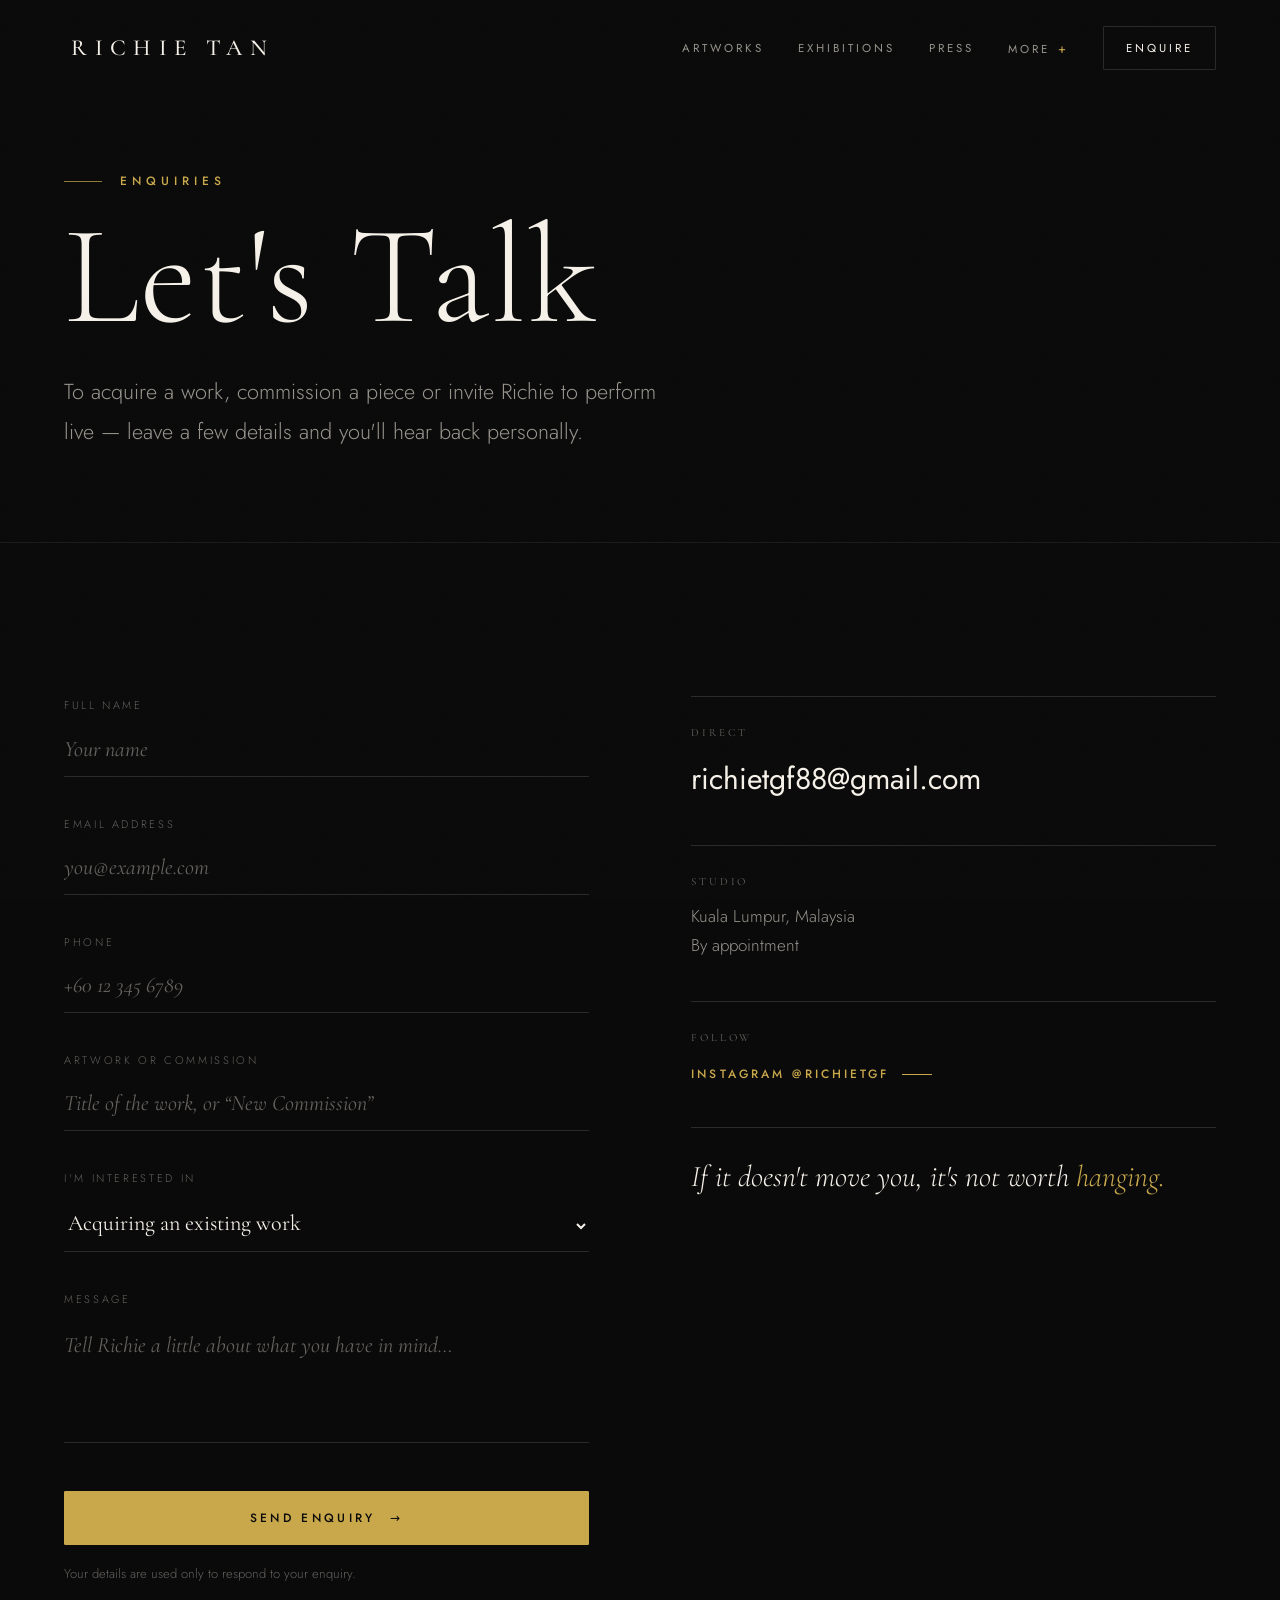
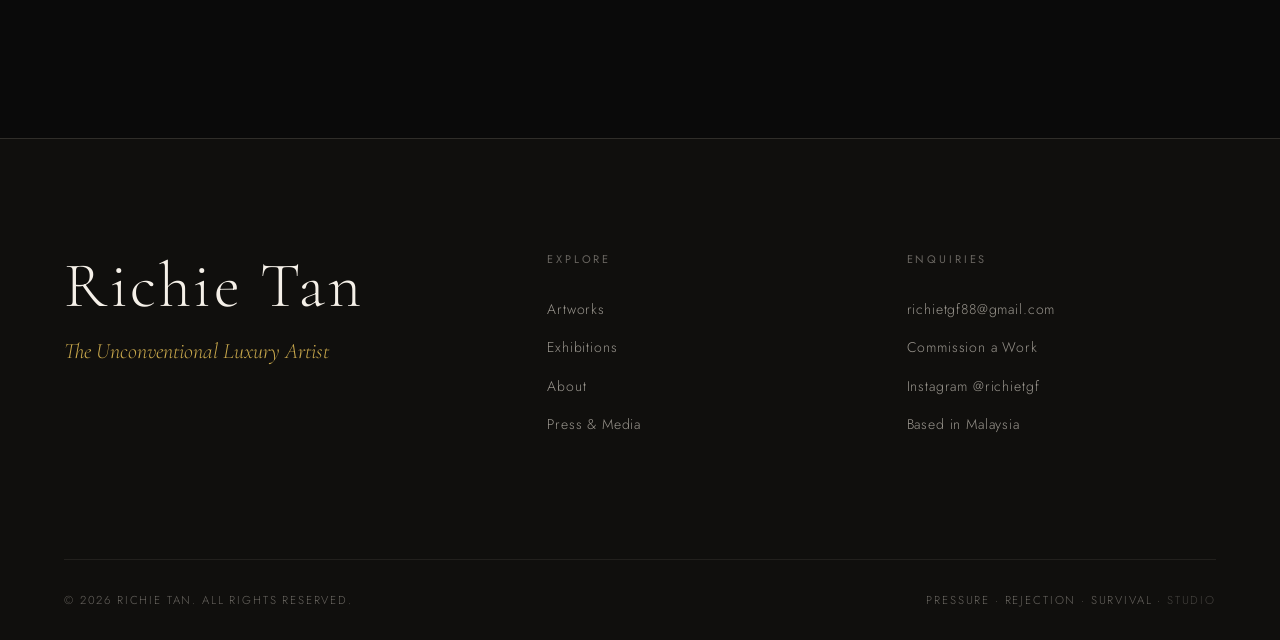
<file: contact.html>
<!DOCTYPE html>
<html lang="en">
<head>
<meta charset="UTF-8" />
<!-- Google Analytics (GA4) -->
<script async src="https://www.googletagmanager.com/gtag/js?id=G-PFXYPBM8H1"></script>
<script>
  window.dataLayer = window.dataLayer || [];
  function gtag(){dataLayer.push(arguments);}
  gtag('js', new Date());
  gtag('config', 'G-PFXYPBM8H1');
</script>

<meta name="viewport" content="width=device-width, initial-scale=1.0" />
<title>Enquire — Richie Tan</title>
<meta name="description" content="Enquire about an artwork or commission by Richie Tan." />
<link rel="preconnect" href="https://fonts.googleapis.com" />
<link rel="preconnect" href="https://fonts.gstatic.com" crossorigin />
<link href="https://fonts.googleapis.com/css2?family=Cormorant+Garamond:ital,wght@0,300;0,400;0,500;0,600;1,300;1,400;1,500&family=Jost:wght@300;400;500&display=swap" rel="stylesheet" />
<link rel="stylesheet" href="styles.css?v=23" />
</head>
<body data-screen-label="Contact">

<div class="grain"></div>

<nav class="nav">
  <a href="index.html" class="brand">Richie Tan<span class="dot">.</span></a>
  <div class="nav-links">
    <a href="artworks.html">Artworks</a>
    <a href="projects.html">Exhibitions</a>
    <a href="press.html">Press</a>
    <div class="nav-dd">
      <button class="nav-dd-toggle" aria-haspopup="true">More</button>
      <div class="nav-dd-menu">
        <a href="process.html">The Process</a>
        <a href="about.html">About</a>
        <a href="portfolio.html">Portfolio</a>
        <a href="partners.html">Partners &amp; Sponsors</a>
        <a href="own-collection.html">Own Collection</a>
      </div>
    </div>
    <a href="contact.html" class="nav-cta active">Enquire</a>
  </div>
  <button class="nav-toggle" aria-label="Menu"><span></span><span></span><span></span></button>
</nav>
<div class="drawer">
  <a href="artworks.html"><span class="num">01</span>Artworks</a>
  <a href="projects.html"><span class="num">02</span>Exhibitions</a>
  <a href="process.html"><span class="num">03</span>The Process</a>
  <a href="press.html"><span class="num">04</span>Press</a>
  <a href="about.html"><span class="num">05</span>About</a>
  <a href="portfolio.html"><span class="num">06</span>Portfolio</a>
  <a href="partners.html"><span class="num">07</span>Partners</a>
  <a href="own-collection.html"><span class="num">08</span>Collection</a>
  <a href="contact.html"><span class="num">09</span>Contact</a>
</div>

<header class="page-head wrap">
  <div class="eyebrow reveal in">Enquiries</div>
  <h1 class="display reveal in d1" style="margin-top:20px;">Let's Talk</h1>
  <p class="lead reveal in d2" style="max-width:46ch;margin-top:30px;">
    To acquire a work, commission a piece or invite Richie to perform live — leave a few details and you'll hear back personally.
  </p>
</header>

<div class="divider"></div>

<section class="section-pad">
  <div class="wrap">
    <div class="split" style="align-items:flex-start;gap:clamp(40px,8vw,140px);">

      <!-- FORM -->
      <div class="reveal">
        <div id="prefill-hint" style="display:none;font-family:var(--serif);font-style:italic;font-size:20px;color:var(--gold);margin-bottom:30px;border-left:1px solid var(--gold);padding-left:18px;"></div>

        <form id="enquiry-form" action="https://formsubmit.co/richietgf88@gmail.com" method="POST" novalidate>
          <input type="hidden" name="_subject" value="New enquiry — richietan.com" />
          <input type="hidden" name="_template" value="table" />
          <input type="hidden" name="_captcha" value="false" />
          <input type="text" name="_honey" style="display:none" tabindex="-1" autocomplete="off" />
          <div class="field">
            <label for="name">Full Name</label>
            <input id="name" name="name" type="text" placeholder="Your name" required />
          </div>
          <div class="field">
            <label for="email">Email Address</label>
            <input id="email" name="email" type="email" placeholder="you@example.com" required />
          </div>
          <div class="field">
            <label for="phone">Phone</label>
            <input id="phone" name="phone" type="tel" placeholder="+60 12 345 6789" />
          </div>
          <div class="field">
            <label for="artwork">Artwork or Commission</label>
            <input id="artwork" name="artwork" type="text" placeholder="Title of the work, or “New Commission”" />
          </div>
          <div class="field">
            <label for="intent">I'm Interested In</label>
            <select id="intent" name="intent">
              <option>Acquiring an existing work</option>
              <option>Commissioning a new piece</option>
              <option>Booking a live performance</option>
              <option>Press &amp; media</option>
              <option>Something else</option>
            </select>
          </div>
          <div class="field">
            <label for="message">Message</label>
            <textarea id="message" name="message" rows="3" placeholder="Tell Richie a little about what you have in mind…"></textarea>
          </div>
          <button type="submit" class="btn solid" style="width:100%;justify-content:center;">Send Enquiry <span class="arrow">→</span></button>
          <p class="form-note" style="margin-top:18px;">Your details are used only to respond to your enquiry.</p>
        </form>

        <div id="form-success" class="form-success">
          <div class="eyebrow solo" style="color:var(--gold);">Received</div>
          <p style="font-family:var(--serif);font-size:28px;color:var(--cream);margin-top:14px;line-height:1.3;">Thank you — your enquiry is on its way.</p>
          <p class="muted" style="margin-top:12px;">Richie reads every message personally and will be in touch shortly. For anything urgent, email <a href="mailto:richietgf88@gmail.com" class="gold">richietgf88@gmail.com</a>.</p>
        </div>
      </div>

      <!-- ASIDE -->
      <aside class="reveal d1">
        <div style="border-top:1px solid var(--line);padding-top:30px;">
          <h4 style="font-size:11px;letter-spacing:.26em;text-transform:uppercase;color:var(--txt-faint);margin-bottom:14px;">Direct</h4>
          <a href="mailto:richietgf88@gmail.com" class="h-md" style="font-size:clamp(22px,2.4vw,30px);color:var(--cream);display:block;">richietgf88@gmail.com</a>
        </div>
        <div style="border-top:1px solid var(--line);padding-top:30px;margin-top:40px;">
          <h4 style="font-size:11px;letter-spacing:.26em;text-transform:uppercase;color:var(--txt-faint);margin-bottom:14px;">Studio</h4>
          <p class="muted">Kuala Lumpur, Malaysia<br />By appointment</p>
        </div>
        <div style="border-top:1px solid var(--line);padding-top:30px;margin-top:40px;">
          <h4 style="font-size:11px;letter-spacing:.26em;text-transform:uppercase;color:var(--txt-faint);margin-bottom:14px;">Follow</h4>
          <a href="https://www.instagram.com/richietgf/" target="_blank" rel="noopener" class="text-link">Instagram @richietgf <span class="line"></span></a>
        </div>
        <div style="border-top:1px solid var(--line);padding-top:30px;margin-top:40px;">
          <p class="pull" style="font-size:clamp(22px,2.4vw,30px);">If it doesn't move you, it's not worth <span class="em">hanging.</span></p>
        </div>
      </aside>

    </div>
  </div>
</section>

<footer class="footer">
  <div class="wrap">
    <div class="footer-top">
      <div><div class="fbrand">Richie Tan</div><div class="ftag">The Unconventional Luxury Artist</div></div>
      <div class="fcol"><h4>Explore</h4><a href="artworks.html">Artworks</a><a href="projects.html">Exhibitions</a><a href="about.html">About</a><a href="press.html">Press &amp; Media</a></div>
      <div class="fcol"><h4>Enquiries</h4><a href="mailto:richietgf88@gmail.com">richietgf88@gmail.com</a><a href="contact.html">Commission a Work</a><a href="https://www.instagram.com/richietgf/" target="_blank" rel="noopener">Instagram @richietgf</a><a href="about.html">Based in Malaysia</a></div>
    </div>
    <div class="footer-bottom"><span>© <span data-year>2025</span> Richie Tan. All Rights Reserved.</span><span>Pressure · Rejection · Survival · <a href="editor.html" style="color:inherit;opacity:.6;">Studio</a></span></div>
  </div>
</footer>

<script src="site-content.js?v=23"></script>
<script src="rt-images.js?v=23"></script>
<script src="site.js?v=23"></script>
<script src="data.js?v=23"></script>
</body>
</html>
</file>
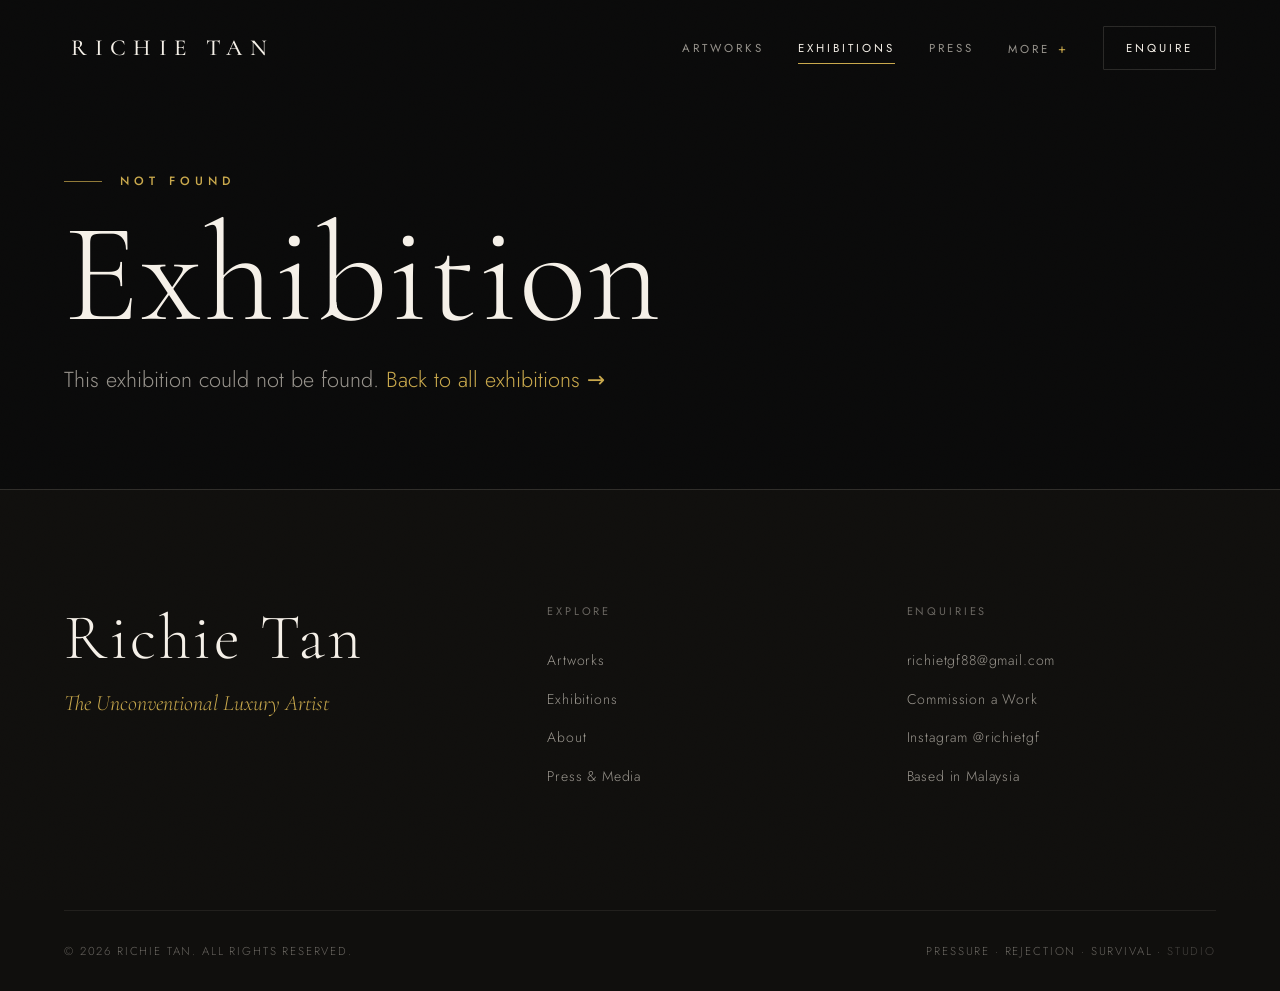
<file: exhibition.html>
<!DOCTYPE html>
<html lang="en">
<head>
<meta charset="UTF-8" />
<!-- Google Analytics (GA4) -->
<script async src="https://www.googletagmanager.com/gtag/js?id=G-PFXYPBM8H1"></script>
<script>
  window.dataLayer = window.dataLayer || [];
  function gtag(){dataLayer.push(arguments);}
  gtag('js', new Date());
  gtag('config', 'G-PFXYPBM8H1');
</script>

<meta name="viewport" content="width=device-width, initial-scale=1.0" />
<title>Exhibition — Richie Tan</title>
<meta name="description" content="Exhibition by Richie Tan — video and photographs." />
<link rel="preconnect" href="https://fonts.googleapis.com" />
<link rel="preconnect" href="https://fonts.gstatic.com" crossorigin />
<link href="https://fonts.googleapis.com/css2?family=Cormorant+Garamond:ital,wght@0,300;0,400;0,500;0,600;1,300;1,400;1,500&family=Jost:wght@300;400;500&display=swap" rel="stylesheet" />
<link rel="stylesheet" href="styles.css?v=23" />
</head>
<body data-screen-label="Exhibition Detail">

<div class="grain"></div>

<nav class="nav">
  <a href="index.html" class="brand">Richie Tan<span class="dot">.</span></a>
  <div class="nav-links">
    <a href="artworks.html">Artworks</a>
    <a href="projects.html" class="active">Exhibitions</a>
    <a href="press.html">Press</a>
    <div class="nav-dd">
      <button class="nav-dd-toggle" aria-haspopup="true">More</button>
      <div class="nav-dd-menu">
        <a href="process.html">The Process</a>
        <a href="about.html">About</a>
        <a href="portfolio.html">Portfolio</a>
        <a href="partners.html">Partners &amp; Sponsors</a>
        <a href="own-collection.html">Own Collection</a>
      </div>
    </div>
    <a href="contact.html" class="nav-cta">Enquire</a>
  </div>
  <button class="nav-toggle" aria-label="Menu"><span></span><span></span><span></span></button>
</nav>
<div class="drawer">
  <a href="artworks.html"><span class="num">01</span>Artworks</a>
  <a href="projects.html"><span class="num">02</span>Exhibitions</a>
  <a href="process.html"><span class="num">03</span>The Process</a>
  <a href="press.html"><span class="num">04</span>Press</a>
  <a href="about.html"><span class="num">05</span>About</a>
  <a href="portfolio.html"><span class="num">06</span>Portfolio</a>
  <a href="partners.html"><span class="num">07</span>Partners</a>
  <a href="own-collection.html"><span class="num">08</span>Collection</a>
  <a href="contact.html"><span class="num">09</span>Contact</a>
</div>

<main id="exh-root">
  <!-- rendered by script -->
</main>

<div class="gz" id="gz"><img alt="" /></div>

<footer class="footer">
  <div class="wrap">
    <div class="footer-top">
      <div><div class="fbrand">Richie Tan</div><div class="ftag">The Unconventional Luxury Artist</div></div>
      <div class="fcol"><h4>Explore</h4><a href="artworks.html">Artworks</a><a href="projects.html">Exhibitions</a><a href="about.html">About</a><a href="press.html">Press &amp; Media</a></div>
      <div class="fcol"><h4>Enquiries</h4><a href="mailto:richietgf88@gmail.com">richietgf88@gmail.com</a><a href="contact.html">Commission a Work</a><a href="https://www.instagram.com/richietgf/" target="_blank" rel="noopener">Instagram @richietgf</a><a href="about.html">Based in Malaysia</a></div>
    </div>
    <div class="footer-bottom"><span>© <span data-year>2025</span> Richie Tan. All Rights Reserved.</span><span>Pressure · Rejection · Survival · <a href="editor.html" style="color:inherit;opacity:.6;">Studio</a></span></div>
  </div>
</footer>

<script src="site-content.js?v=23"></script>
<script src="rt-images.js?v=23"></script>
<script src="data.js?v=23"></script>
<script src="site.js?v=23"></script>
<script>
(function () {
  "use strict";
  function qs(name){ return new URLSearchParams(location.search).get(name); }
  var id = parseInt(qs("id"), 10);
  var root = document.getElementById("exh-root");

  /* ---- shared edit-mode + per-browser stores (same keys as arrange.js) ---- */
  function editOn(){ try { return localStorage.getItem("rt_edit_mode") === "1"; } catch(e){ return false; } }
  function LSget(k){ try { return JSON.parse(localStorage.getItem(k) || "{}"); } catch(e){ return {}; } }
  function LSset(k,o){ try { localStorage.setItem(k, JSON.stringify(o)); return true; } catch(e){ return false; } }
  function addedStore(){ return LSget("rt_added_v1"); }
  function removedStore(){ return LSget("rt_removed_v1"); }
  function orderStore(){ return LSget("rt_order_v1"); }

  function mergeSub(coll, baseArr){
    baseArr = baseArr || [];
    var items = baseArr.slice();
    var added = addedStore()[coll] || [];
    for (var j=0;j<added.length;j++){ if (added[j]) items[baseArr.length + j] = added[j]; }
    return items;
  }
  function displaySub(coll, items){
    var remArr = removedStore()[coll] || [], rem = {};
    remArr.forEach(function(i){ rem[i] = 1; });
    var idxs = []; for (var i=0;i<items.length;i++) idxs.push(i);
    var ord = orderStore()[coll];
    if (ord && ord.length){
      var seen = {}, out = [];
      ord.forEach(function(i){ if (items[i] !== undefined && !seen[i]){ out.push(i); seen[i] = 1; } });
      idxs.forEach(function(i){ if (!seen[i]) out.push(i); });
      idxs = out;
    }
    return idxs.filter(function(i){ return items[i] !== undefined && !rem[i]; });
  }
  function ph(){ return (typeof RT_ph === "function") ? RT_ph() : ""; }
  function srcOf(it, w){
    var u = (typeof it === "string") ? it : (it && (it.u || it.img || it.logo)) || "";
    if (!u) return ph();
    return (u.indexOf("data:") === 0) ? u : img(u, w || 1400);
  }

  /* ---- section order (per exhibition) ---- */
  var SKEY = "rt_exh_sections_v1";
  var DEF_ORDER = ["story","works","video","photos","partners"];
  function savedOrder(){ return LSget(SKEY)[id] || null; }
  function computeOrder(avail){
    var saved = savedOrder();
    var order = saved ? saved.slice() : DEF_ORDER.slice();
    avail.forEach(function(k){ if (order.indexOf(k) === -1) order.push(k); });
    return order.filter(function(k){ return avail.indexOf(k) !== -1; });
  }
  function moveSection(key, dir, avail){
    var order = computeOrder(avail);
    var i = order.indexOf(key), j = i + dir;
    if (i < 0 || j < 0 || j >= order.length) return;
    var t = order[i]; order[i] = order[j]; order[j] = t;
    var s = LSget(SKEY); s[id] = order; LSset(SKEY, s);
    boot();
  }
  function secLabel(k){ return ({story:"Story",works:"Featured Works",video:"Performance Film",photos:"Photographs",partners:"Partners & Sponsors"})[k] || k; }

  function boot(){
    if (typeof PROJECTS === "undefined") { setTimeout(boot, 60); return; }
    if (typeof RT_applyOverrides === "function") RT_applyOverrides();
    var list = (typeof RT_mergedItems === "function") ? RT_mergedItems("projects") : PROJECTS;
    var p = list[id];
    if (!p) {
      root.innerHTML = '<section class="page-head wrap"><div class="eyebrow in">Not found</div>' +
        '<h1 class="display" style="color:var(--cream);margin-top:18px;">Exhibition</h1>' +
        '<p class="lead" style="margin-top:20px;">This exhibition could not be found. <a href="projects.html" class="gold">Back to all exhibitions →</a></p></section>';
      return;
    }
    document.title = p.t + " — Richie Tan";
    var heroSrc = slotSrc("proj:" + id, p.u, 2000);
    var vid = videoMarkup(p.videoFile || p.video);
    var blocks = {};

    /* story */
    if (p.desc) {
      blocks.story =
        '<section class="section-pad" data-section="story" style="padding-bottom:clamp(40px,6vw,70px);"><div class="wrap" style="max-width:880px;">' +
          '<div class="eyebrow reveal" style="margin-bottom:26px;">The Exhibition</div>' +
          '<p class="exh-story reveal d1">' + p.desc + '</p>' +
        '</div></section>';
    }

    /* featured works */
    var workColl = "exhwork:" + id;
    var workItems = mergeSub(workColl, p.works || []);
    var workOrder = displaySub(workColl, workItems);
    if (workOrder.length) {
      blocks.works =
        '<section class="section-pad" data-section="works" style="padding-top:0;padding-bottom:clamp(40px,6vw,80px);"><div class="wrap">' +
          '<div class="eyebrow reveal" style="margin-bottom:44px;">Featured Works</div>' +
          '<div class="exh-works" data-collname="' + workColl + '">' +
            workOrder.map(function (ri, n) {
              var w = workItems[ri] || {};
              var slot = "ework:" + id + ":" + ri;
              var def = srcOf(w.img ? { u:w.img } : w, 1200);
              var im = (window.RTImages && RTImages.get(slot)) || def;
              return '<article class="exh-work reveal" data-ord="' + ri + '">' +
                '<div class="ew-img g-item" data-full="' + im + '"><img loading="lazy" data-slot="' + slot + '" src="' + im + '" alt="' + (w.t||"") + '" /></div>' +
                '<div class="ew-body">' +
                  '<div class="ew-num">' + (n < 9 ? "0" : "") + (n + 1) + '</div>' +
                  '<h3 class="ew-title">' + (w.t||"Untitled") + (w.cn ? ' <span class="ew-cn">' + w.cn + '</span>' : '') + '</h3>' +
                  (w.story ? '<p class="ew-story">“' + w.story + '”</p>' : '') +
                '</div>' +
              '</article>';
            }).join("") +
          '</div>' +
        '</div></section>';
    }

    /* video */
    if (vid && (vid.type === "file" || vid.type === "embed")) {
      blocks.video =
        '<section class="section-pad" data-section="video" style="padding-top:0;padding-bottom:clamp(40px,6vw,70px);"><div class="wrap" style="max-width:1040px;">' +
          '<div class="eyebrow reveal" style="margin-bottom:26px;">Live Performance — Film</div>' +
          '<div class="exh-video-wrap reveal d1"><div class="exh-video" id="exh-video">' + vid.html + '</div></div>' +
        '</div></section>';
    } else if (vid && vid.type === "link") {
      blocks.video =
        '<section class="section-pad" data-section="video" style="padding-top:0;padding-bottom:clamp(40px,6vw,70px);"><div class="wrap" style="max-width:1040px;">' +
          '<a href="' + vid.url + '" target="_blank" rel="noopener" class="btn ghost">Watch the Performance ↗</a>' +
        '</div></section>';
    }

    /* photos */
    var photoColl = "exhphoto:" + id;
    var photoItems = mergeSub(photoColl, p.gallery || p.imgs || []);
    var photoOrder = displaySub(photoColl, photoItems);
    if (photoOrder.length || editOn()) {
      blocks.photos =
        '<section class="section-pad" data-section="photos" style="padding-top:0;"><div class="wrap">' +
          '<div class="eyebrow reveal" style="margin-bottom:30px;">Photographs</div>' +
          '<div class="exh-gallery reveal d1" data-collname="' + photoColl + '">' +
            photoOrder.map(function (ri, n) {
              var src = srcOf(photoItems[ri], 1400);
              return '<div class="g-item" data-ord="' + ri + '" data-full="' + src + '"><img loading="lazy" src="' + src + '" alt="' + p.t + ' photo ' + (n + 1) + '" /></div>';
            }).join("") +
          '</div>' +
        '</div></section>';
    }

    /* partners & sponsors */
    if (p.partners && p.partners.length) {
      var ptHtml = "", shown = 0;
      p.partners.forEach(function (grp, ti) {
        var logoColl = "exhlogo:" + id + ":" + ti;
        var logoItems = mergeSub(logoColl, grp.logos || []);
        var logoOrder = displaySub(logoColl, logoItems);
        if (!logoOrder.length && !editOn()) return;
        shown++;
        ptHtml += '<div class="exh-ptier reveal">' +
          '<div class="ept-label">' + grp.tier + '</div>' +
          '<div class="ept-logos" data-collname="' + logoColl + '">' +
            logoOrder.map(function (ri) {
              var lm = srcOf(logoItems[ri], 600);
              return '<div class="ept-logo" data-ord="' + ri + '"><img loading="lazy" src="' + lm + '" alt="' + grp.tier + '" /></div>';
            }).join("") +
          '</div>' +
        '</div>';
      });
      if (shown) {
        blocks.partners =
          '<section class="section-pad exh-partners-sec" data-section="partners" style="padding-top:0;"><div class="wrap" style="max-width:1040px;">' +
            '<div class="eyebrow reveal" style="margin-bottom:16px;">Partners &amp; Sponsors</div>' +
            '<p class="exh-thanks reveal">Heartfelt thanks to all our generous partners for making this event possible.</p>' +
            ptHtml +
          '</div></section>';
      }
    }

    /* ---- assemble in saved section order ---- */
    var avail = DEF_ORDER.filter(function(k){ return blocks[k]; });
    var order = computeOrder(avail);

    var html =
      '<header class="exh-hero">' +
        '<div class="bg"><img src="' + heroSrc + '" alt="' + p.t + '" /></div>' +
        '<div class="scrim"></div>' +
        '<div class="inner wrap">' +
          '<a href="projects.html" class="exh-back">‹ All Exhibitions</a>' +
          '<div class="eyebrow in">Exhibition &amp; Live Performance</div>' +
          '<h1 style="margin-top:16px;">' + p.t + '</h1>' +
          '<div class="meta"><span>' + p.yr + '</span><span>' + p.sub + '</span></div>' +
        '</div>' +
      '</header>';

    order.forEach(function(k){ html += blocks[k]; });

    /* CTA (fixed at end) */
    html +=
      '<section class="section-pad" style="text-align:center;background:var(--ink-2);border-top:1px solid var(--line-soft);"><div class="wrap reveal">' +
        '<div class="eyebrow center solo" style="justify-content:center;">Host · Commission · Collect</div>' +
        '<p class="pull" style="max-width:24ch;margin:26px auto 0;">Bring this kind of evening to <span class="em">your space.</span></p>' +
        '<a href="contact.html?artwork=' + encodeURIComponent("Exhibition — " + p.t) + '" class="btn" style="margin-top:40px;">Enquire About This Exhibition <span class="arrow">→</span></a>' +
      '</div></section>';

    root.innerHTML = html;

    /* hide video block gracefully if the file 404s */
    var v = root.querySelector("#exh-video video");
    if (v) v.addEventListener("error", function () { var sec = v.closest("section"); if (sec) sec.style.display = "none"; }, true);

    /* gallery zoom (disabled while editing) */
    var gz = document.getElementById("gz"), gzImg = gz.querySelector("img");
    root.querySelectorAll(".g-item").forEach(function (it) {
      it.addEventListener("click", function () {
        if (editOn()) return;
        gzImg.src = it.getAttribute("data-full"); gz.classList.add("open");
      });
    });
    gz.addEventListener("click", function () { gz.classList.remove("open"); gzImg.removeAttribute("src"); });

    /* section move controls (edit mode only) */
    if (editOn()) addSectionControls(avail);

    if (window.RTArrange) window.RTArrange.scan();
    if (window.__bindDynamic) window.__bindDynamic();
  }

  function addSectionControls(avail){
    root.querySelectorAll("[data-section]").forEach(function (sec) {
      if (sec.querySelector(":scope > .rt-secbar")) return;
      var key = sec.getAttribute("data-section");
      var bar = document.createElement("div");
      bar.className = "rt-secbar";
      bar.innerHTML =
        '<span class="rt-seclbl">⠿ ' + secLabel(key) + '</span>' +
        '<button type="button" class="rt-secmv" data-dir="-1" title="Move section up">▲ Up</button>' +
        '<button type="button" class="rt-secmv" data-dir="1" title="Move section down">▼ Down</button>';
      sec.insertBefore(bar, sec.firstChild);
      sec.classList.add("rt-sec-edit");
      bar.querySelectorAll(".rt-secmv").forEach(function (b) {
        b.addEventListener("click", function (e) {
          e.preventDefault(); e.stopPropagation();
          moveSection(key, parseInt(b.getAttribute("data-dir"), 10), avail);
        });
      });
    });
  }

  window.__mountGalleries = boot;
  if (document.readyState === "loading") document.addEventListener("DOMContentLoaded", boot); else boot();
})();
</script>
<script src="arrange.js?v=23"></script>
</body>
</html>
</file>
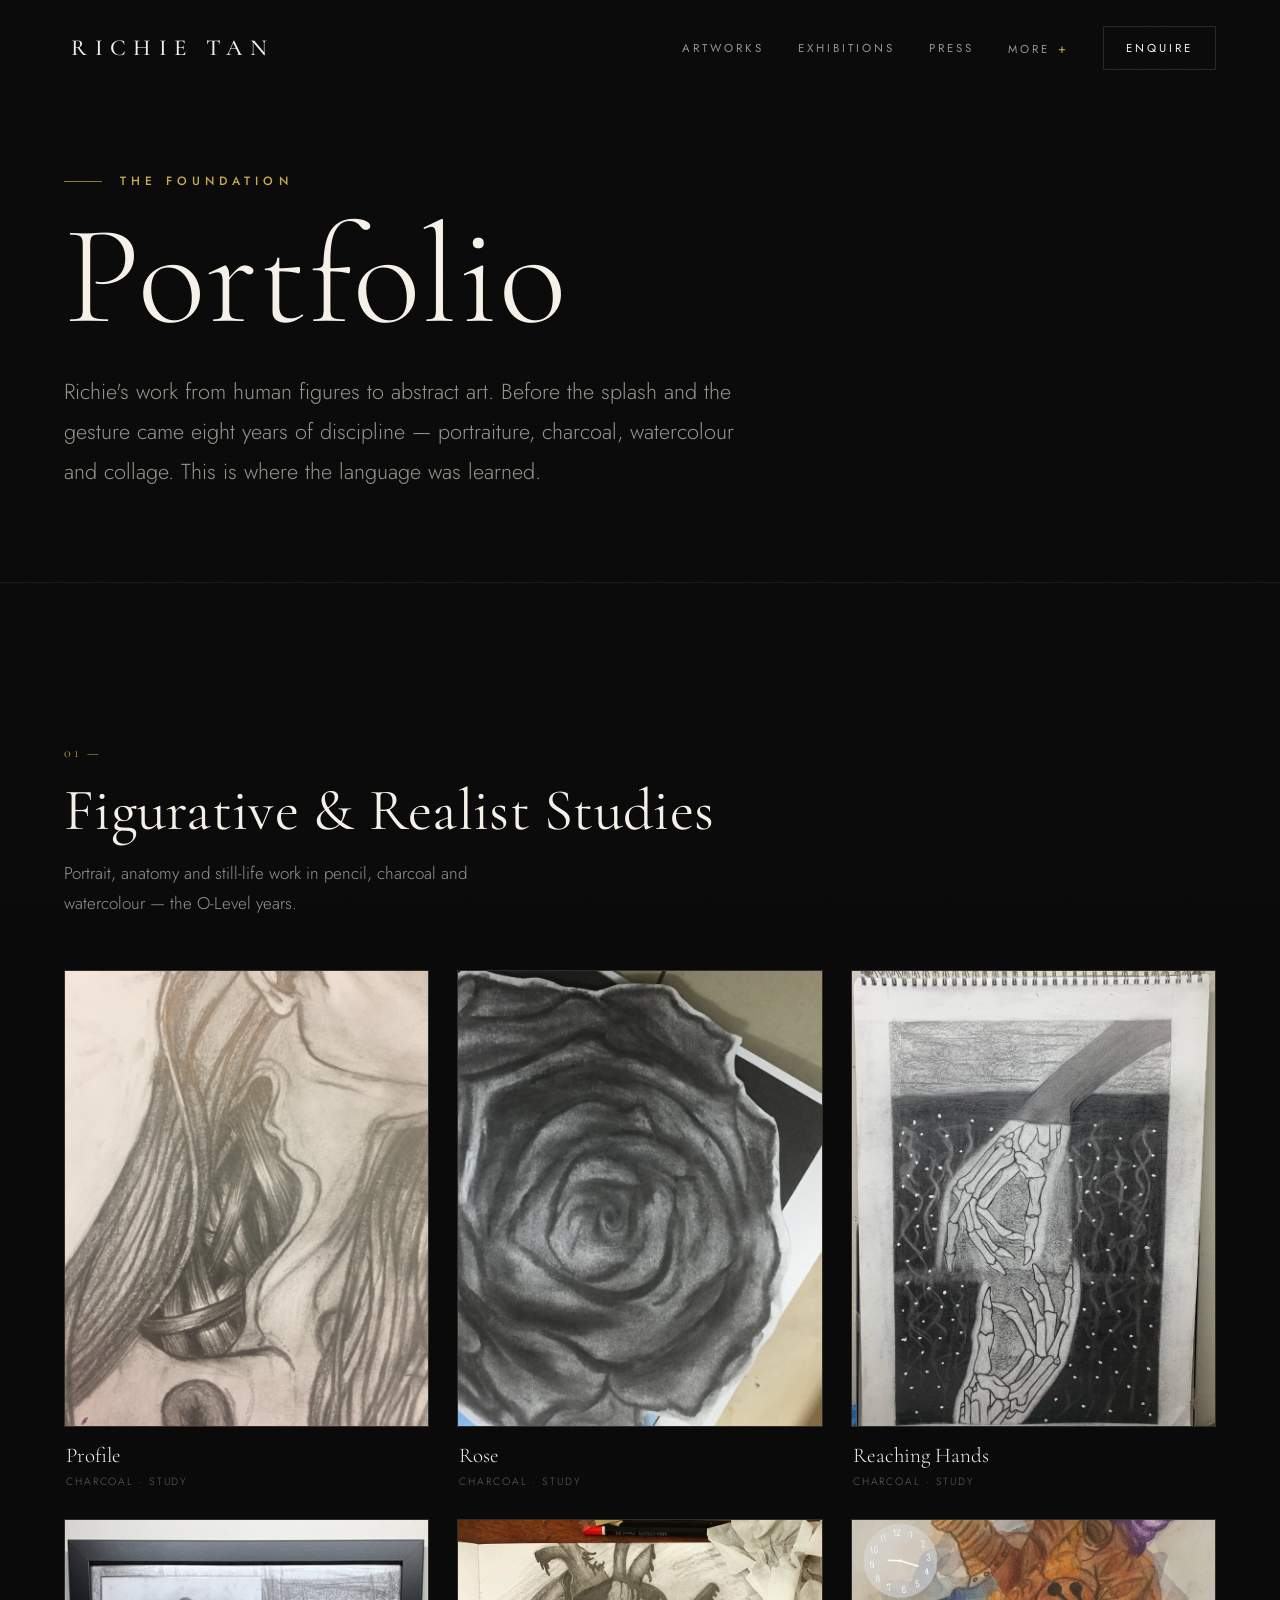
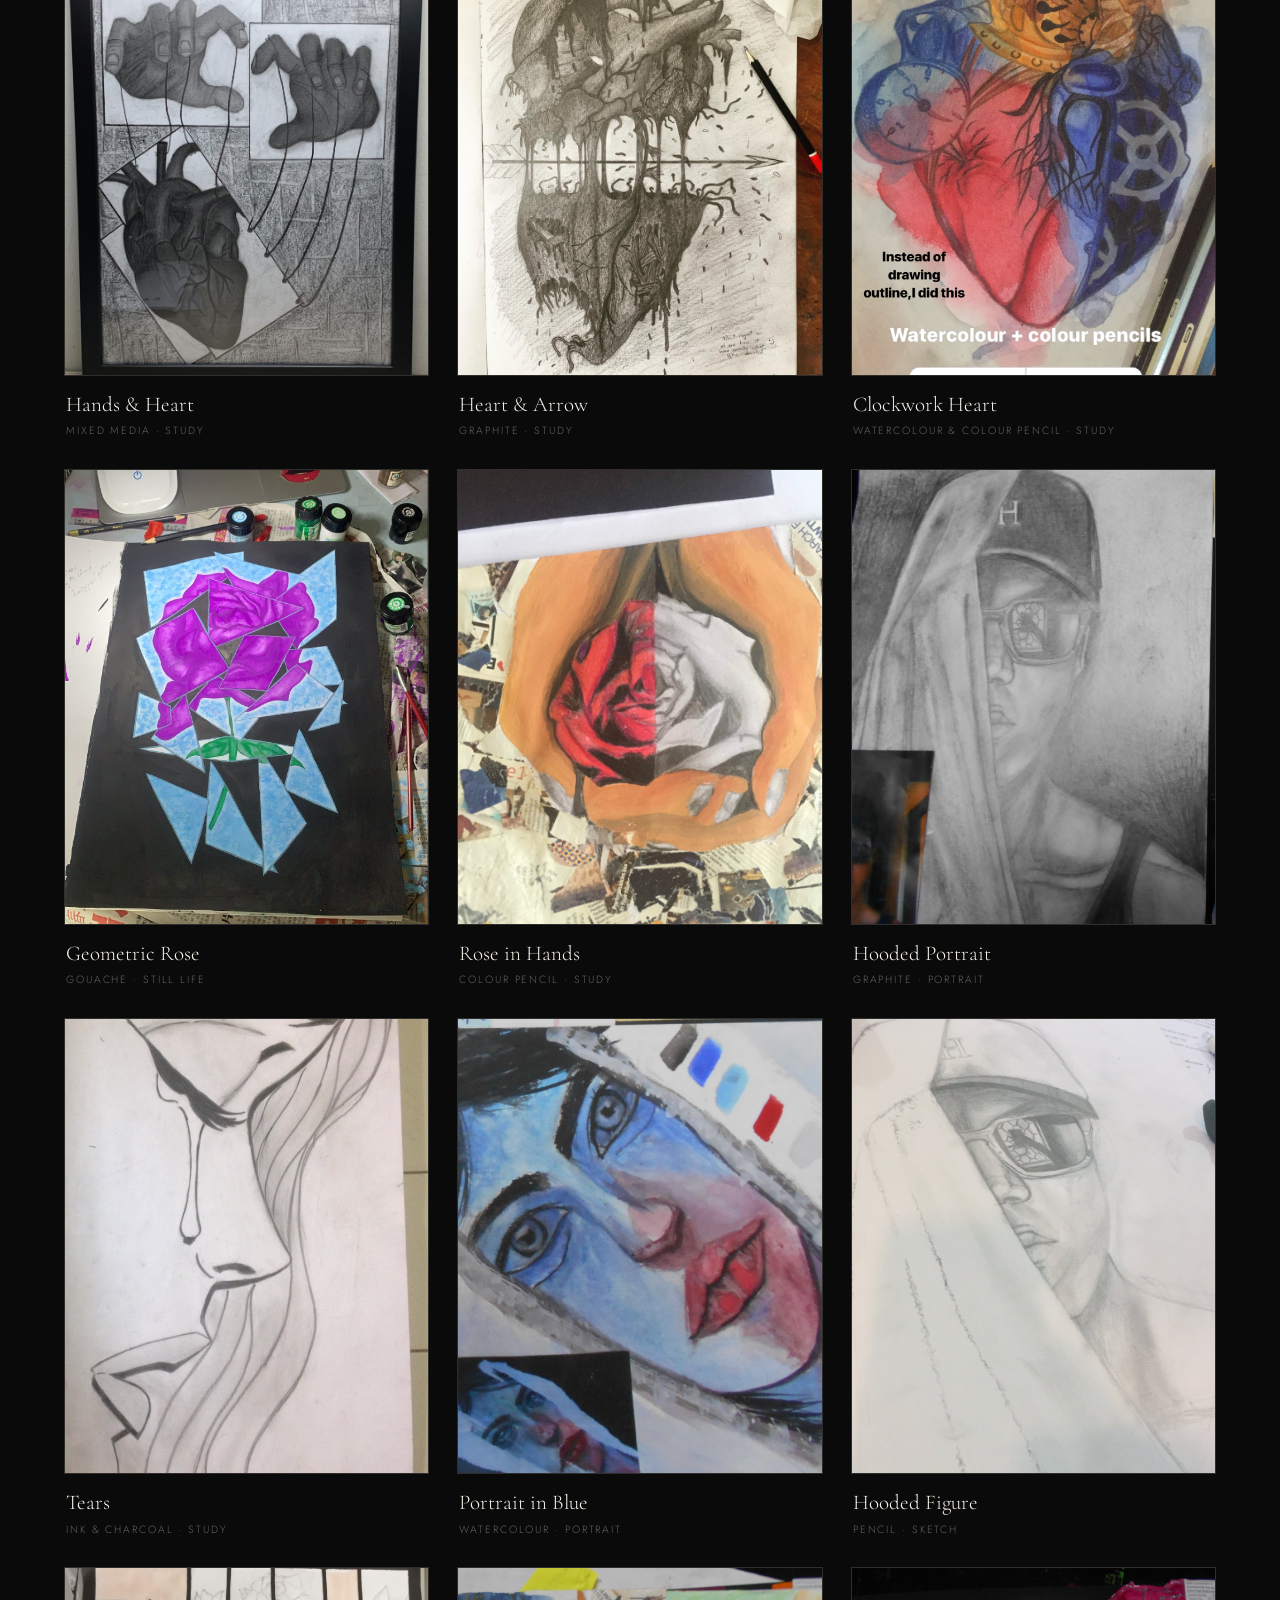
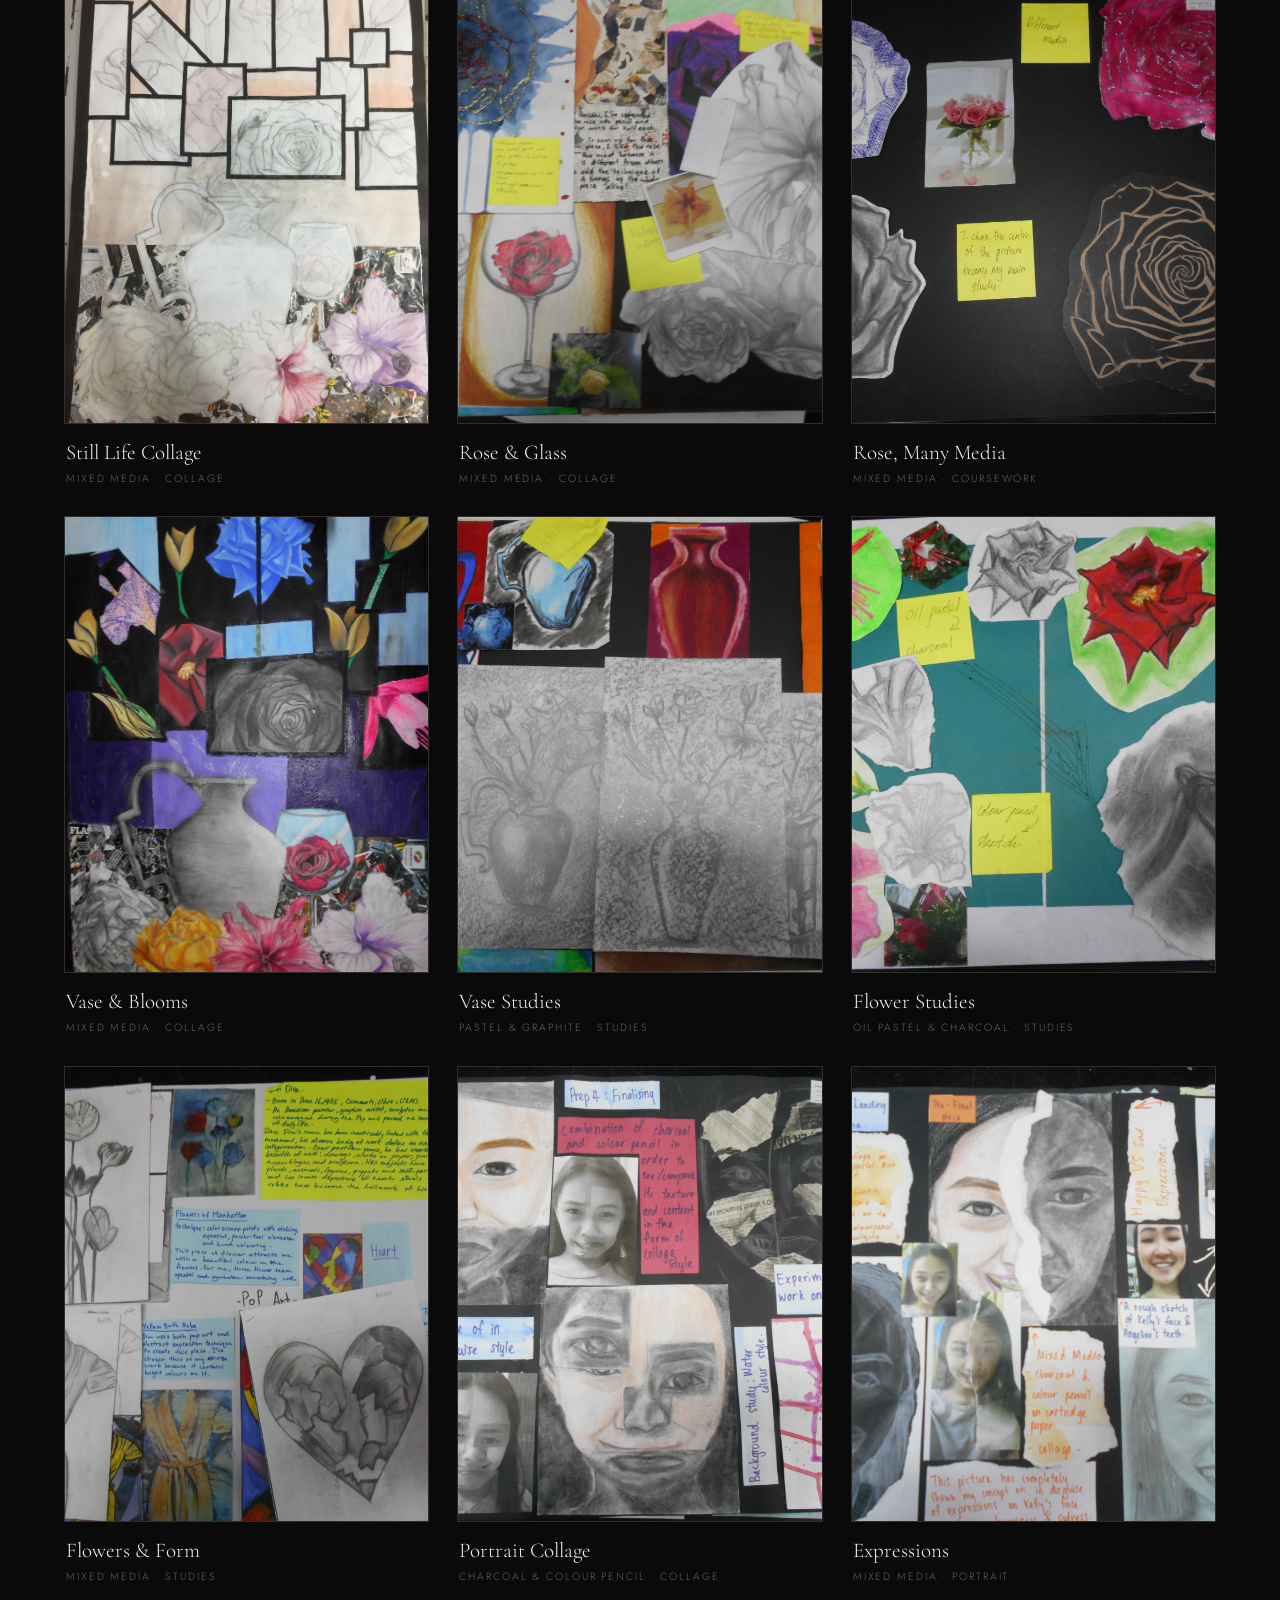
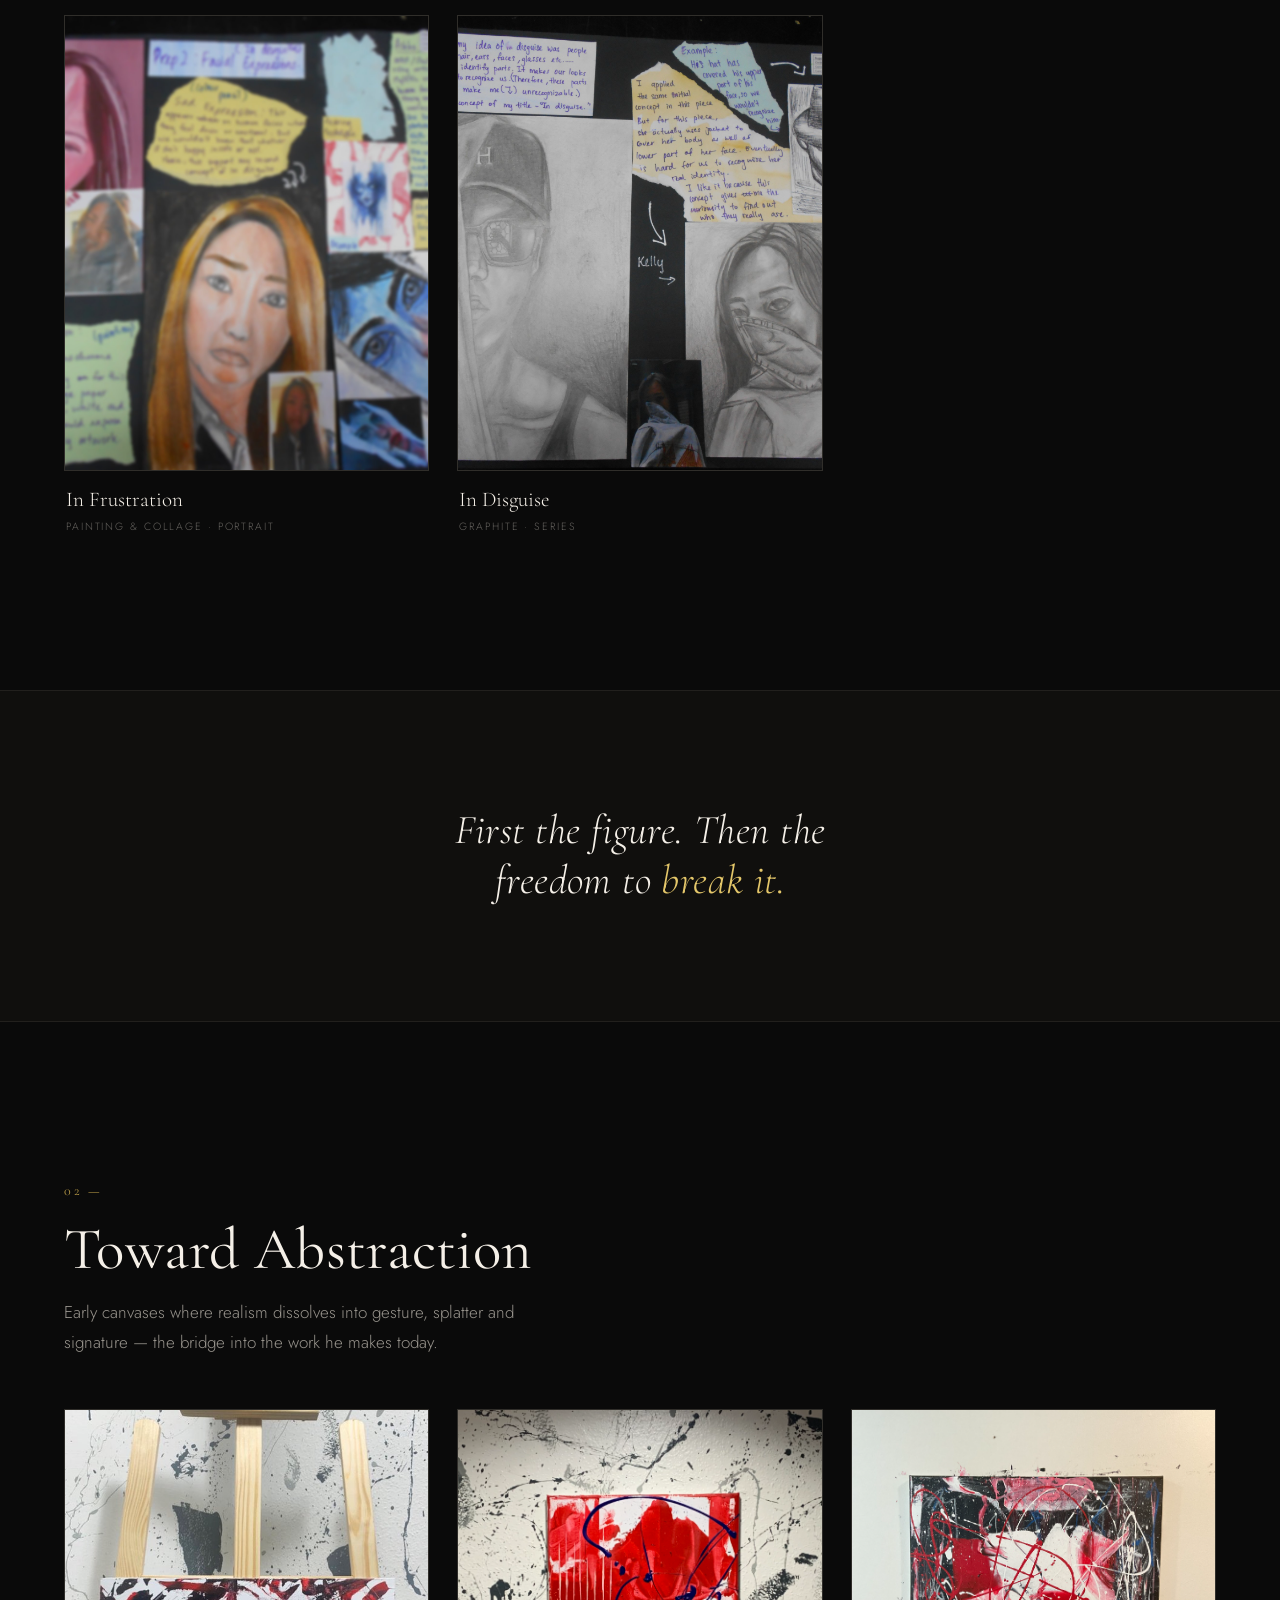
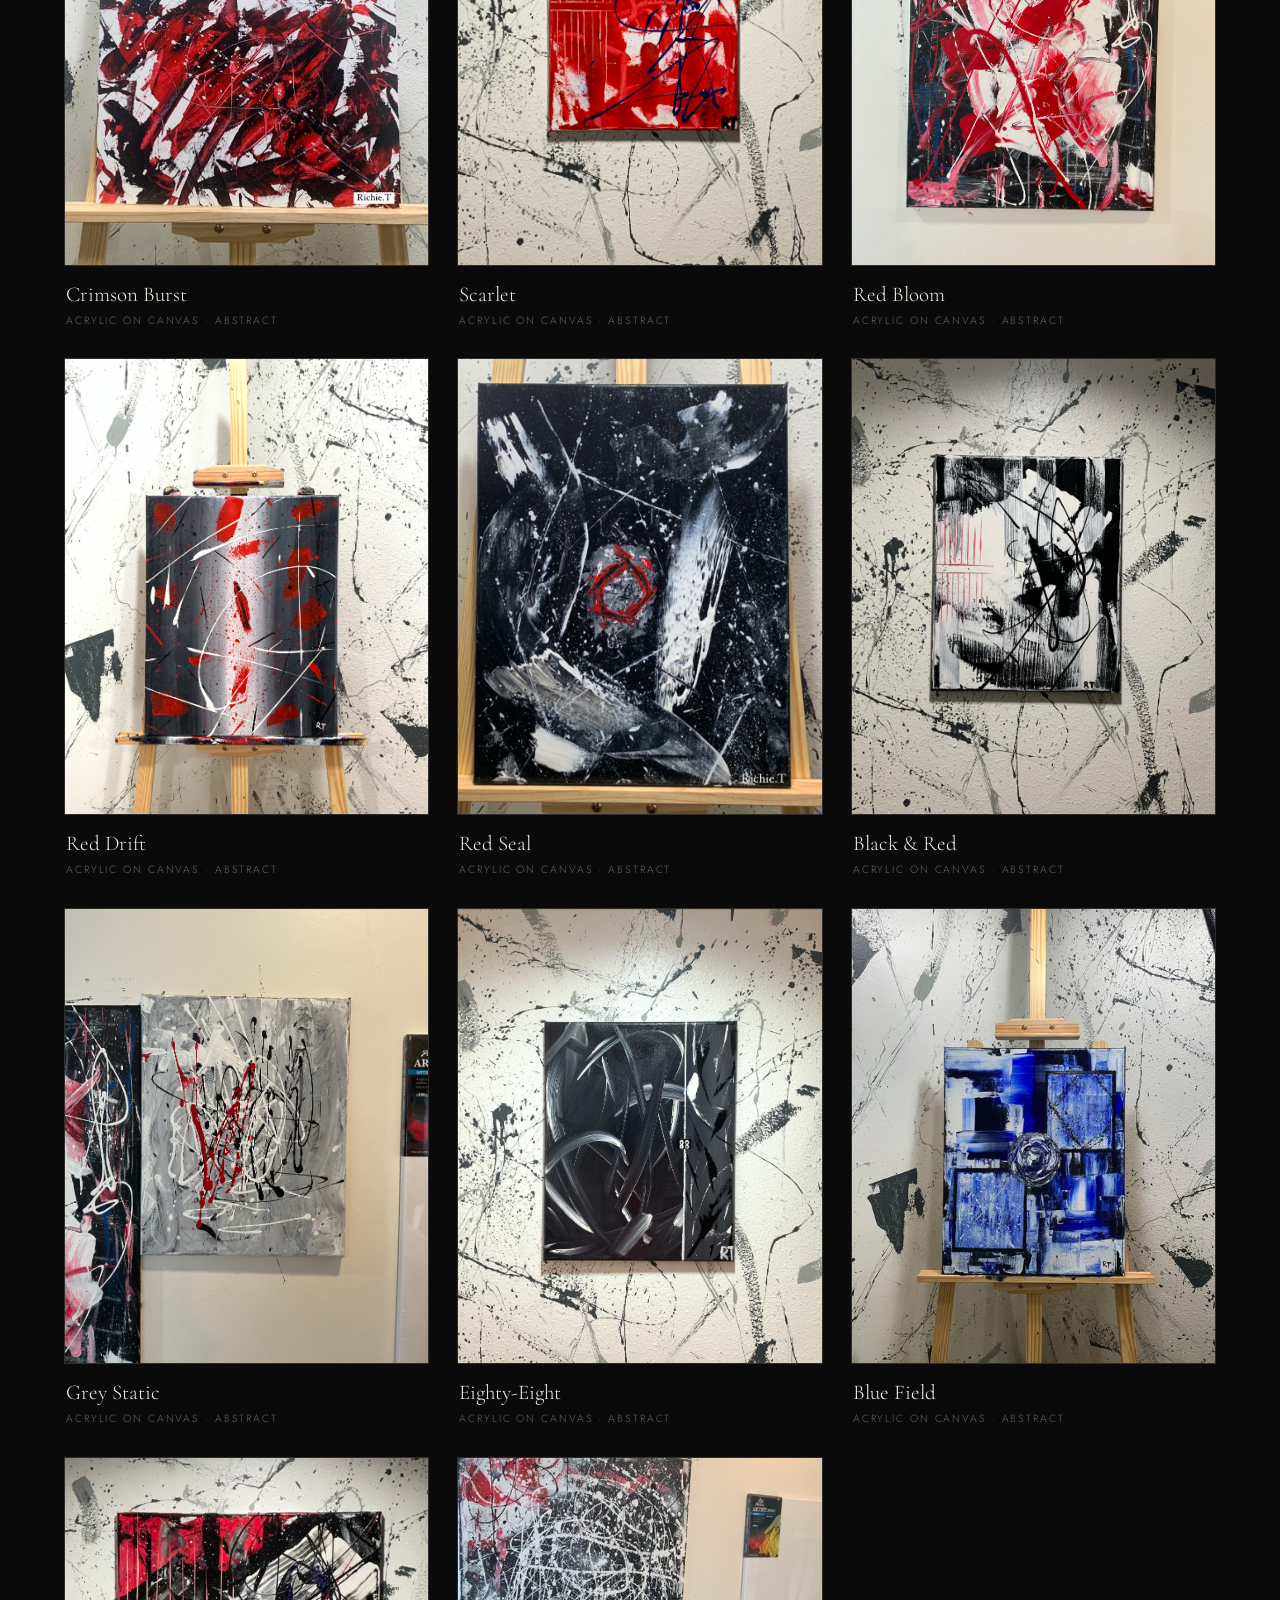
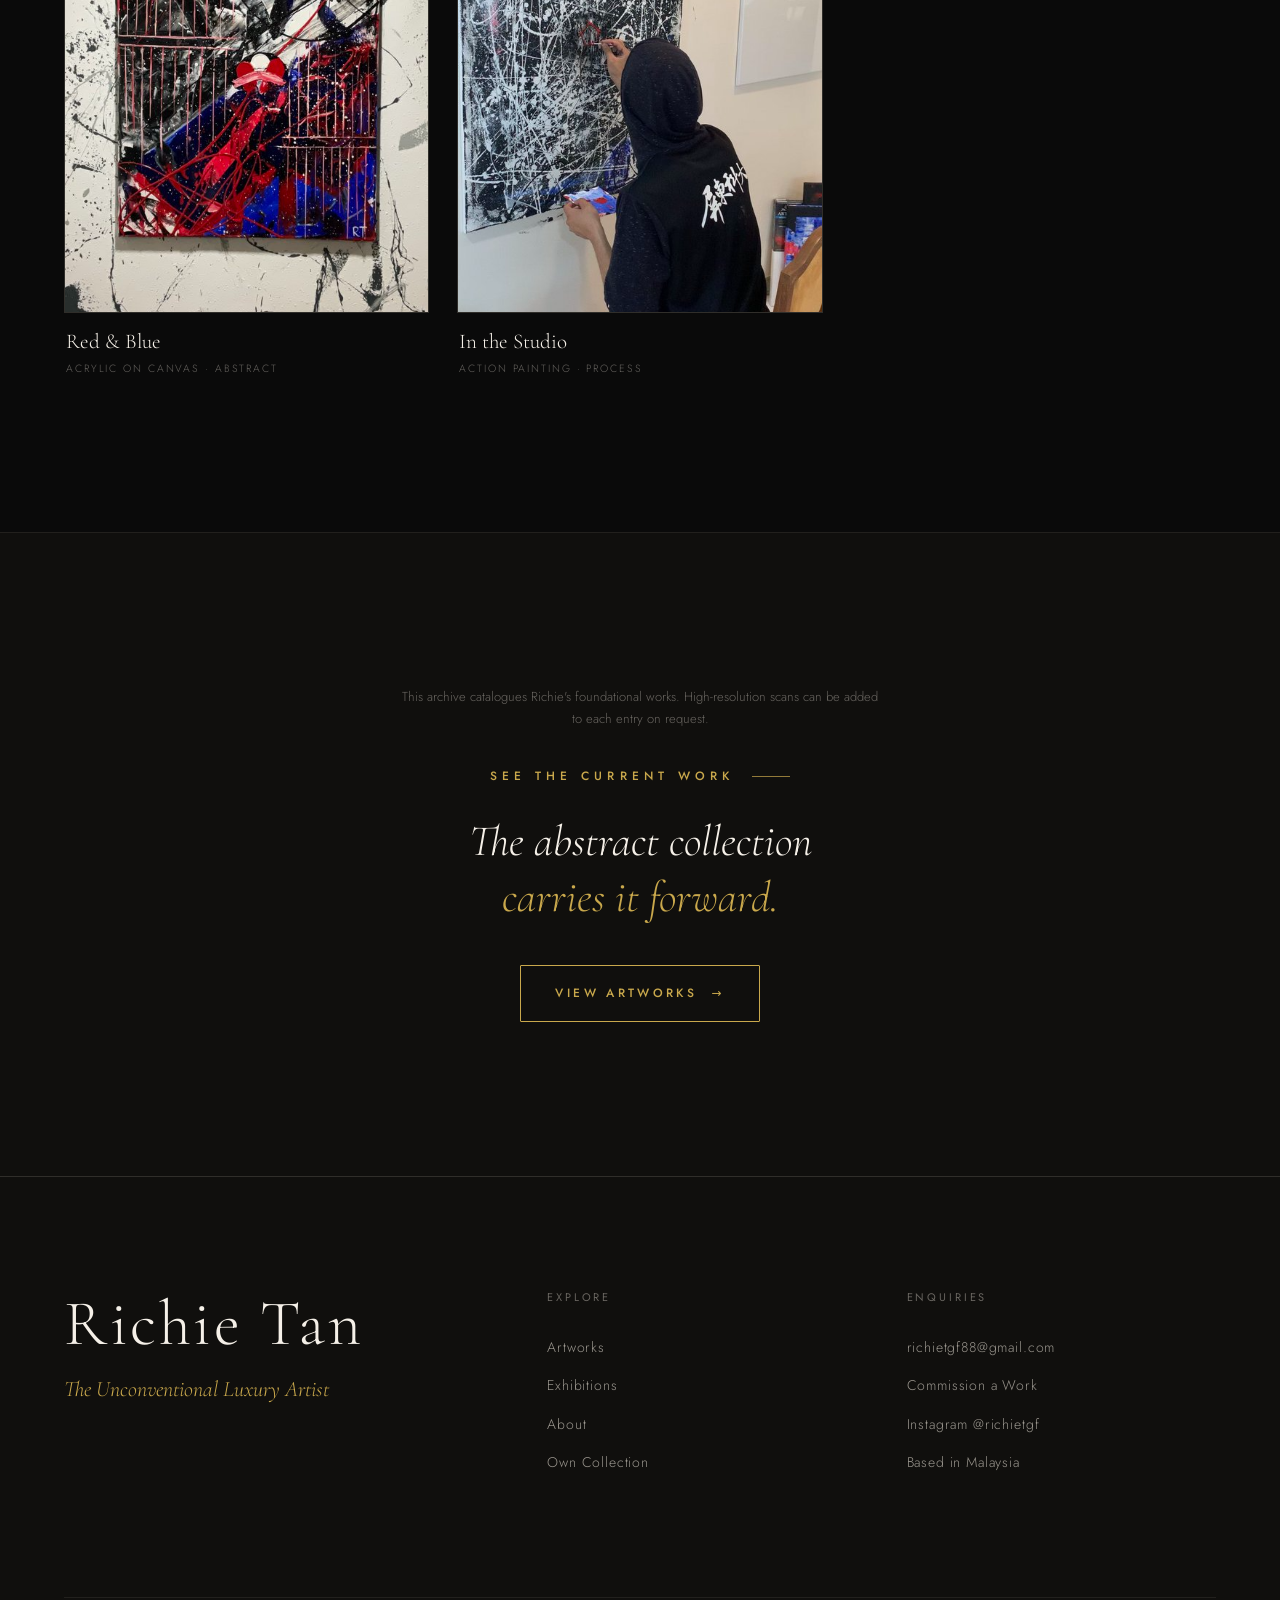
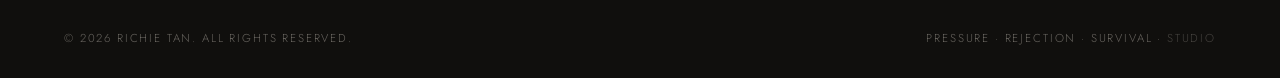
<file: portfolio.html>
<!DOCTYPE html>
<html lang="en">
<head>
<meta charset="UTF-8" />
<!-- Google Analytics (GA4) -->
<script async src="https://www.googletagmanager.com/gtag/js?id=G-PFXYPBM8H1"></script>
<script>
  window.dataLayer = window.dataLayer || [];
  function gtag(){dataLayer.push(arguments);}
  gtag('js', new Date());
  gtag('config', 'G-PFXYPBM8H1');
</script>

<meta name="viewport" content="width=device-width, initial-scale=1.0" />
<title>Portfolio — Richie Tan</title>
<meta name="description" content="From human figures to abstract art — the foundational portfolio of Richie Tan: portraiture, charcoal, watercolour and collage." />
<link rel="preconnect" href="https://fonts.googleapis.com" />
<link rel="preconnect" href="https://fonts.gstatic.com" crossorigin />
<link href="https://fonts.googleapis.com/css2?family=Cormorant+Garamond:ital,wght@0,300;0,400;0,500;0,600;1,300;1,400;1,500&family=Jost:wght@300;400;500&display=swap" rel="stylesheet" />
<link rel="stylesheet" href="styles.css?v=23" />
</head>
<body data-screen-label="Portfolio">

<div class="grain"></div>

<nav class="nav">
  <a href="index.html" class="brand">Richie Tan<span class="dot">.</span></a>
  <div class="nav-links">
    <a href="artworks.html">Artworks</a>
    <a href="projects.html">Exhibitions</a>
    <a href="press.html">Press</a>
    <div class="nav-dd">
      <button class="nav-dd-toggle" aria-haspopup="true">More</button>
      <div class="nav-dd-menu">
        <a href="process.html">The Process</a>
        <a href="about.html">About</a>
        <a href="portfolio.html" class="active">Portfolio</a>
        <a href="partners.html">Partners &amp; Sponsors</a>
        <a href="own-collection.html">Own Collection</a>
      </div>
    </div>
    <a href="contact.html" class="nav-cta">Enquire</a>
  </div>
  <button class="nav-toggle" aria-label="Menu"><span></span><span></span><span></span></button>
</nav>
<div class="drawer">
  <a href="artworks.html"><span class="num">01</span>Artworks</a>
  <a href="projects.html"><span class="num">02</span>Exhibitions</a>
  <a href="process.html"><span class="num">03</span>The Process</a>
  <a href="press.html"><span class="num">04</span>Press</a>
  <a href="about.html"><span class="num">05</span>About</a>
  <a href="portfolio.html"><span class="num">06</span>Portfolio</a>
  <a href="partners.html"><span class="num">07</span>Partners</a>
  <a href="own-collection.html"><span class="num">08</span>Collection</a>
  <a href="contact.html"><span class="num">09</span>Contact</a>
</div>

<header class="page-head wrap">
  <div class="eyebrow reveal in">The Foundation</div>
  <h1 class="display reveal in d1" style="margin-top:20px;">Portfolio</h1>
  <p class="lead reveal in d2" style="max-width:52ch;margin-top:30px;">
    Richie's work from human figures to abstract art. Before the splash and the gesture came eight years of discipline — portraiture, charcoal, watercolour and collage. This is where the language was learned.
  </p>
</header>

<div class="divider"></div>

<!-- FIGURATIVE FOUNDATION -->
<section class="section-pad">
  <div class="wrap">
    <div class="reveal" style="margin-bottom:clamp(36px,4vw,60px);">
      <span class="kicker-num">01 —</span>
      <h2 class="h-lg" style="margin-top:14px;color:var(--cream);">Figurative &amp; Realist Studies</h2>
      <p class="muted" style="margin-top:18px;max-width:46ch;">Portrait, anatomy and still-life work in pencil, charcoal and watercolour — the O-Level years.</p>
    </div>
    <div class="pf-grid" data-render="portfolio-figurative"></div>
  </div>
</section>

<!-- TRANSITION -->
<section class="quote-band section-pad" style="padding-block:clamp(70px,9vw,130px);">
  <div class="wrap reveal">
    <blockquote style="font-size:clamp(24px,3.2vw,44px);max-width:26ch;">First the figure. Then the freedom to <span class="em">break it.</span></blockquote>
  </div>
</section>

<!-- TOWARD ABSTRACTION -->
<section class="section-pad">
  <div class="wrap">
    <div class="reveal" style="margin-bottom:clamp(36px,4vw,60px);">
      <span class="kicker-num">02 —</span>
      <h2 class="h-lg" style="margin-top:14px;color:var(--cream);">Toward Abstraction</h2>
      <p class="muted" style="margin-top:18px;max-width:46ch;">Early canvases where realism dissolves into gesture, splatter and signature — the bridge into the work he makes today.</p>
    </div>
    <div class="pf-grid" data-render="portfolio-abstract"></div>
  </div>
</section>

<!-- NOTE + CTA -->
<section class="section-pad" style="text-align:center;background:var(--ink-2);border-top:1px solid var(--line-soft);">
  <div class="wrap reveal">
    <p class="form-note" style="max-width:60ch;margin:0 auto 30px;">This archive catalogues Richie's foundational works. High-resolution scans can be added to each entry on request.</p>
    <div class="eyebrow center solo" style="justify-content:center;">See the Current Work</div>
    <p class="pull" style="max-width:22ch;margin:24px auto 0;">The abstract collection <span class="em">carries it forward.</span></p>
    <a href="artworks.html" class="btn" style="margin-top:40px;">View Artworks <span class="arrow">→</span></a>
  </div>
</section>

<footer class="footer">
  <div class="wrap">
    <div class="footer-top">
      <div><div class="fbrand">Richie Tan</div><div class="ftag">The Unconventional Luxury Artist</div></div>
      <div class="fcol"><h4>Explore</h4><a href="artworks.html">Artworks</a><a href="projects.html">Exhibitions</a><a href="about.html">About</a><a href="own-collection.html">Own Collection</a></div>
      <div class="fcol"><h4>Enquiries</h4><a href="mailto:richietgf88@gmail.com">richietgf88@gmail.com</a><a href="contact.html">Commission a Work</a><a href="https://www.instagram.com/richietgf/" target="_blank" rel="noopener">Instagram @richietgf</a><a href="about.html">Based in Malaysia</a></div>
    </div>
    <div class="footer-bottom"><span>© <span data-year>2025</span> Richie Tan. All Rights Reserved.</span><span>Pressure · Rejection · Survival · <a href="editor.html" style="color:inherit;opacity:.6;">Studio</a></span></div>
  </div>
</footer>

<script src="site-content.js?v=23"></script>
<script src="rt-images.js?v=23"></script>
<script src="site.js?v=23"></script>
<script src="data.js?v=23"></script>
<script src="arrange.js?v=23"></script>
</body>
</html>
</file>
<file: styles.css>
/* ============================================================
   RICHIE TAN — Luxury Art Gallery
   Shared stylesheet
   ============================================================ */

:root{
  --ink:#0A0A0A;
  --ink-2:#100F0D;
  --ink-3:#15130F;
  --char:#1A1611;
  --cream:#F5F0E8;
  --cream-2:#E9E0CF;
  --gold:#C9A84C;
  --gold-lt:#E4C76A;
  --bronze:#8B7355;
  --crimson:#7E2B26;

  --txt:#EDE7DB;
  --txt-dim:rgba(237,231,219,0.62);
  --txt-faint:rgba(237,231,219,0.40);
  --line:rgba(237,231,219,0.14);
  --line-soft:rgba(237,231,219,0.08);

  --serif:"Cormorant Garamond", Georgia, serif;
  --sans:"Jost", system-ui, sans-serif;

  --maxw:1340px;
  --pad:clamp(22px, 5vw, 80px);
  --ease:cubic-bezier(.22,.61,.36,1);
}

*{box-sizing:border-box;margin:0;padding:0;}
html{scroll-behavior:smooth;-webkit-font-smoothing:antialiased;text-rendering:optimizeLegibility;}
body{
  background:var(--ink);
  color:var(--txt);
  font-family:var(--sans);
  font-weight:300;
  font-size:17px;
  line-height:1.75;
  overflow-x:hidden;
}
::selection{background:var(--gold);color:#0A0A0A;}
img{display:block;max-width:100%;}
a{color:inherit;text-decoration:none;}

/* ---- Type ---- */
h1,h2,h3,h4{font-family:var(--serif);font-weight:400;line-height:1.04;letter-spacing:.005em;}
.display{
  font-family:var(--serif);font-weight:300;
  font-size:clamp(58px, 11vw, 168px);
  line-height:.92;letter-spacing:.01em;
}
.h-xl{font-size:clamp(40px,6.5vw,92px);font-weight:300;line-height:1.0;}
.h-lg{font-size:clamp(32px,4.6vw,64px);font-weight:400;}
.h-md{font-size:clamp(26px,3.2vw,42px);font-weight:400;}
.serif-italic{font-style:italic;}

.eyebrow{
  font-family:var(--sans);
  font-size:12px;font-weight:500;
  letter-spacing:.42em;text-transform:uppercase;
  color:var(--gold);
  display:inline-flex;align-items:center;gap:18px;
}
.eyebrow::before{content:"";width:38px;height:1px;background:var(--gold);opacity:.7;}
.eyebrow.center::after{content:"";width:38px;height:1px;background:var(--gold);opacity:.7;}
.eyebrow.center{justify-content:center;}
.eyebrow.solo::before{display:none;}

.lead{font-size:clamp(19px,1.7vw,23px);line-height:1.85;color:var(--txt-dim);font-weight:300;}
.muted{color:var(--txt-dim);}
.gold{color:var(--gold);}

/* ---- Layout ---- */
.wrap{max-width:var(--maxw);margin:0 auto;padding-left:var(--pad);padding-right:var(--pad);}
section{position:relative;}
.section-pad{padding-block:clamp(90px,12vw,190px);}
.divider{height:1px;background:var(--line-soft);max-width:var(--maxw);margin:0 auto;}

/* ============================================================
   NAV
   ============================================================ */
.nav{
  position:fixed;top:0;left:0;right:0;z-index:100;
  display:flex;align-items:center;justify-content:space-between;
  padding:26px var(--pad);
  transition:background .5s var(--ease), padding .5s var(--ease), border-color .5s var(--ease);
  border-bottom:1px solid transparent;
}
.nav.scrolled{
  background:rgba(8,8,8,.86);
  backdrop-filter:blur(14px) saturate(120%);
  -webkit-backdrop-filter:blur(14px) saturate(120%);
  padding-top:18px;padding-bottom:18px;
  border-bottom:1px solid var(--line);
}
.brand{
  font-family:var(--serif);font-weight:500;
  font-size:23px;letter-spacing:.32em;
  color:var(--cream);text-transform:uppercase;
  padding-left:.32em;white-space:nowrap;
}
.brand .dot{display:none;}
.nav-links{display:flex;align-items:center;gap:34px;}
.nav-links a{
  font-size:11.5px;font-weight:400;letter-spacing:.26em;text-transform:uppercase;
  color:var(--txt-dim);position:relative;padding:6px 0;transition:color .4s var(--ease);
}
.nav-links a::after{
  content:"";position:absolute;left:0;bottom:0;width:0;height:1px;
  background:var(--gold);transition:width .45s var(--ease);
}
.nav-links a:hover{color:var(--cream);}
.nav-links a:hover::after,.nav-links a.active::after{width:100%;}
.nav-links a.active{color:var(--cream);}
.nav-cta{
  border:1px solid var(--line);padding:11px 22px !important;border-radius:1px;
  color:var(--cream)!important;transition:all .4s var(--ease);
}
.nav-cta::after{display:none;}
.nav-cta:hover{background:var(--gold);border-color:var(--gold);color:#0A0A0A!important;}
.nav-toggle{display:none;background:none;border:0;cursor:pointer;flex-direction:column;gap:5px;padding:6px;}
.nav-toggle span{width:24px;height:1.5px;background:var(--cream);transition:.3s;}

/* ---- More dropdown ---- */
.nav-dd{position:relative;}
.nav-dd-toggle{
  background:none;border:0;cursor:pointer;
  font-family:var(--sans);font-size:11.5px;font-weight:400;
  letter-spacing:.26em;text-transform:uppercase;color:var(--txt-dim);
  padding:6px 0;display:inline-flex;align-items:center;gap:8px;
  transition:color .4s var(--ease);
}
.nav-dd-toggle::after{content:"+";color:var(--gold);font-size:13px;line-height:0;transition:transform .4s var(--ease);}
.nav-dd:hover .nav-dd-toggle,.nav-dd:focus-within .nav-dd-toggle{color:var(--cream);}
.nav-dd:hover .nav-dd-toggle::after{transform:rotate(45deg);}
.nav-dd-menu{
  position:absolute;top:100%;right:0;margin-top:16px;min-width:236px;
  background:rgba(10,10,10,.97);backdrop-filter:blur(14px);-webkit-backdrop-filter:blur(14px);
  border:1px solid var(--line);padding:10px 0;
  opacity:0;visibility:hidden;transform:translateY(-8px);
  transition:opacity .35s var(--ease),transform .35s var(--ease),visibility .35s;
}
.nav-dd-menu::before{content:"";position:absolute;top:-16px;left:0;right:0;height:16px;}
.nav-dd:hover .nav-dd-menu,.nav-dd:focus-within .nav-dd-menu{opacity:1;visibility:visible;transform:none;}
.nav-dd-menu a{display:block;padding:11px 26px;font-size:10.5px;letter-spacing:.2em;text-transform:uppercase;color:var(--txt-dim);transition:color .3s var(--ease),padding .3s var(--ease),background .3s var(--ease);}
.nav-dd-menu a::after{display:none;}
.nav-dd-menu a:hover{color:var(--gold);background:rgba(201,168,76,.06);padding-left:32px;}
.nav-dd-menu a.active{color:var(--cream);}

/* mobile drawer */
.drawer{
  position:fixed;inset:0;z-index:99;background:rgba(8,8,8,.97);
  backdrop-filter:blur(8px);
  display:flex;flex-direction:column;justify-content:center;align-items:center;gap:8px;
  opacity:0;pointer-events:none;transition:opacity .45s var(--ease);
}
.drawer.open{opacity:1;pointer-events:auto;}
.drawer a{font-family:var(--serif);font-size:34px;color:var(--cream);padding:10px;letter-spacing:.04em;}
.drawer a .num{font-family:var(--sans);font-size:11px;color:var(--gold);letter-spacing:.3em;vertical-align:super;margin-right:10px;}

/* ============================================================
   BUTTONS
   ============================================================ */
.btn{
  display:inline-flex;align-items:center;gap:14px;cursor:pointer;
  font-family:var(--sans);font-size:12px;font-weight:500;
  letter-spacing:.28em;text-transform:uppercase;
  padding:17px 34px;border-radius:1px;border:1px solid var(--gold);
  color:var(--gold);background:transparent;
  transition:all .5s var(--ease);position:relative;overflow:hidden;
}
.btn .arrow{transition:transform .5s var(--ease);}
.btn:hover{color:#0A0A0A;border-color:var(--gold);}
.btn:hover .arrow{transform:translateX(6px);}
.btn::before{content:"";position:absolute;inset:0;background:var(--gold);transform:scaleX(0);transform-origin:left;transition:transform .5s var(--ease);z-index:-1;}
.btn:hover::before{transform:scaleX(1);}
.btn.solid{background:var(--gold);color:#0A0A0A;}
.btn.solid::before{background:var(--cream);}
.btn.solid:hover{color:#0A0A0A;}
.btn.ghost{border-color:var(--line);color:var(--cream);}
.btn.ghost::before{background:var(--cream);}
.btn.ghost:hover{color:#0A0A0A;border-color:var(--cream);}

.text-link{
  display:inline-flex;align-items:center;gap:12px;
  font-size:12px;font-weight:500;letter-spacing:.26em;text-transform:uppercase;color:var(--gold);
}
.text-link .line{width:30px;height:1px;background:var(--gold);transition:width .45s var(--ease);}
.text-link:hover .line{width:52px;}

/* ============================================================
   HERO
   ============================================================ */
.hero{position:relative;height:100svh;min-height:680px;display:flex;align-items:flex-end;overflow:hidden;}
.hero-bg{position:absolute;inset:0;z-index:0;}
.hero-bg img{width:100%;height:100%;object-fit:cover;transform:scale(1.08);animation:heroZoom 18s var(--ease) forwards;}
@keyframes heroZoom{to{transform:scale(1);}}
.hero-scrim{position:absolute;inset:0;z-index:1;
  background:
    linear-gradient(180deg, rgba(8,8,8,.55) 0%, rgba(8,8,8,.05) 28%, rgba(8,8,8,.25) 60%, rgba(8,8,8,.92) 100%),
    radial-gradient(120% 80% at 20% 100%, rgba(8,8,8,.7), transparent 60%);
}
.hero-inner{position:relative;z-index:2;width:100%;padding-bottom:clamp(50px,8vh,100px);}
.hero .display{color:var(--cream);text-shadow:0 2px 40px rgba(0,0,0,.5);}
.hero-tag{
  font-family:var(--serif);font-style:italic;font-weight:300;
  font-size:clamp(20px,2.4vw,32px);color:var(--gold-lt);margin-top:8px;letter-spacing:.02em;
}
.hero-meta{display:flex;gap:40px;flex-wrap:wrap;align-items:center;margin-top:38px;}
.scroll-cue{position:absolute;right:var(--pad);bottom:clamp(50px,8vh,100px);z-index:2;
  display:flex;flex-direction:column;align-items:center;gap:14px;color:var(--txt-faint);}
.scroll-cue .label{writing-mode:vertical-rl;font-size:10px;letter-spacing:.34em;text-transform:uppercase;}
.scroll-cue .bar{width:1px;height:70px;background:linear-gradient(var(--gold),transparent);position:relative;overflow:hidden;}
.scroll-cue .bar::after{content:"";position:absolute;top:-30%;left:0;width:100%;height:30%;background:var(--gold-lt);animation:scrollDot 2.4s var(--ease) infinite;}
@keyframes scrollDot{to{top:130%;}}

/* ============================================================
   ARTWORK CARDS
   ============================================================ */
.art-grid{display:grid;gap:clamp(24px,3vw,52px);}
.art-grid.cols-3{grid-template-columns:repeat(3,1fr);}
.art-grid.cols-2{grid-template-columns:repeat(2,1fr);}

.art-card{position:relative;cursor:pointer;display:block;}
.art-card .frame{position:relative;overflow:hidden;background:var(--ink-2);}
.art-card .frame::after{content:"";position:absolute;inset:0;box-shadow:inset 0 0 0 1px var(--line-soft);z-index:3;pointer-events:none;transition:box-shadow .5s var(--ease);}
.art-card:hover .frame::after{box-shadow:inset 0 0 0 1px rgba(201,168,76,.5);}
.art-card .frame img{width:100%;height:100%;object-fit:cover;transition:transform 1.1s var(--ease), filter 1.1s var(--ease);filter:saturate(.92);}
.art-card:hover .frame img{transform:scale(1.06);filter:saturate(1.05);}
.art-card .veil{position:absolute;inset:0;z-index:2;background:linear-gradient(180deg,transparent 45%,rgba(8,8,8,.82));opacity:0;transition:opacity .5s var(--ease);display:flex;align-items:flex-end;padding:26px;}
.art-card:hover .veil{opacity:1;}
.art-card .veil .enquire{font-size:11px;letter-spacing:.28em;text-transform:uppercase;color:var(--gold);display:inline-flex;gap:10px;align-items:center;transform:translateY(10px);transition:transform .5s var(--ease);}
.art-card:hover .veil .enquire{transform:translateY(0);}
.art-meta{padding-top:20px;display:flex;justify-content:space-between;align-items:baseline;gap:16px;border-top:1px solid var(--line-soft);margin-top:16px;}
.art-meta .t{font-family:var(--serif);font-size:24px;font-weight:500;color:var(--cream);font-style:italic;}
.art-meta .sub{font-size:11px;letter-spacing:.2em;text-transform:uppercase;color:var(--txt-faint);margin-top:4px;}
.art-meta .price{font-size:11px;letter-spacing:.2em;text-transform:uppercase;color:var(--gold);white-space:nowrap;}
.ratio-45{aspect-ratio:4/5;}
.ratio-32{aspect-ratio:3/2;}
.ratio-11{aspect-ratio:1/1;}
.ratio-23{aspect-ratio:2/3;}
.ratio-34{aspect-ratio:3/4;}

/* status badges */
.badge{
  position:absolute;top:16px;left:16px;z-index:4;
  font-family:var(--sans);font-size:9.5px;font-weight:500;
  letter-spacing:.22em;text-transform:uppercase;
  padding:7px 12px;border-radius:1px;
  background:rgba(8,8,8,.62);color:var(--cream);
  backdrop-filter:blur(6px);-webkit-backdrop-filter:blur(6px);
  border:1px solid var(--line);
}
.badge.new{background:var(--gold);color:#0A0A0A;border-color:var(--gold);}
.badge.available{color:var(--gold-lt);border-color:rgba(201,168,76,.5);}
.badge.sold{color:var(--txt-faint);}
.badge.charity{color:var(--gold-lt);border-color:rgba(201,168,76,.4);}
.badge-row{display:flex;flex-direction:column;gap:7px;align-items:flex-start;}

.art-meta .price.sold{color:var(--txt-faint);text-decoration:line-through;text-decoration-color:var(--bronze);}
.art-meta .status{font-size:10px;letter-spacing:.18em;text-transform:uppercase;margin-top:5px;}
.art-meta .status.available{color:var(--gold);}
.art-meta .status.sold{color:var(--txt-faint);}
.art-meta .status.unavailable{color:var(--txt-faint);}
.art-meta .status.charity{color:var(--bronze);}

/* graceful image fallback */
.frame img.failed,.figure img.failed{opacity:0;}
.frame.failed,.figure.failed{
  background:
    radial-gradient(120% 100% at 30% 20%, rgba(139,115,85,.22), transparent 60%),
    radial-gradient(100% 100% at 80% 90%, rgba(126,43,38,.2), transparent 55%),
    var(--ink-3);
}
.frame.failed::before,.figure.failed::before{
  content:"RICHIE TAN";position:absolute;inset:0;z-index:1;
  display:flex;align-items:center;justify-content:center;
  font-family:var(--serif);font-style:italic;font-size:18px;letter-spacing:.2em;
  color:var(--txt-faint);
}

/* ============================================================
   QUOTE BLOCK
   ============================================================ */
.quote-band{background:var(--ink-2);border-block:1px solid var(--line-soft);text-align:center;}
.quote-band .mark{font-family:var(--serif);font-size:120px;line-height:0;color:var(--gold);opacity:.5;height:40px;display:block;}
.quote-band blockquote{
  font-family:var(--serif);font-weight:300;font-style:italic;
  font-size:clamp(28px,4vw,56px);line-height:1.22;color:var(--cream);
  max-width:18ch;margin:0 auto;letter-spacing:.01em;
}
.quote-band blockquote .em{color:var(--gold-lt);}
.quote-cite{margin-top:34px;font-size:12px;letter-spacing:.3em;text-transform:uppercase;color:var(--txt-faint);}

/* pull quote inline */
.pull{font-family:var(--serif);font-style:italic;font-weight:300;font-size:clamp(26px,3.4vw,46px);line-height:1.28;color:var(--cream);}
.pull .em{color:var(--gold);}

/* ============================================================
   TIMELINE
   ============================================================ */
.timeline{position:relative;}
.timeline::before{content:"";position:absolute;left:0;top:6px;bottom:6px;width:1px;background:var(--line);}
.tl-item{position:relative;padding-left:44px;padding-block:clamp(22px,3vw,34px);}
.tl-item::before{content:"";position:absolute;left:-4px;top:calc(clamp(22px,3vw,34px) + 12px);width:9px;height:9px;border-radius:50%;background:var(--ink);border:1px solid var(--gold);transition:all .4s var(--ease);}
.tl-item:hover::before{background:var(--gold);box-shadow:0 0 0 5px rgba(201,168,76,.12);}
.tl-year{font-family:var(--serif);font-size:15px;letter-spacing:.2em;color:var(--gold);}
.tl-title{font-family:var(--serif);font-size:clamp(22px,2.4vw,30px);color:var(--cream);margin-top:6px;}
.tl-place{font-size:13px;letter-spacing:.04em;color:var(--txt-dim);margin-top:6px;}

/* ============================================================
   EXHIBITION / PRESS LIST
   ============================================================ */
.list-row{display:grid;grid-template-columns:90px 1fr auto;gap:32px;align-items:center;
  padding:30px 0;border-top:1px solid var(--line-soft);transition:padding .5s var(--ease);}
.list-row:last-child{border-bottom:1px solid var(--line-soft);}
.list-row:hover{padding-left:18px;}
.list-row .yr{font-family:var(--serif);font-size:17px;color:var(--gold);letter-spacing:.08em;}
.list-row .nm{font-family:var(--serif);font-size:clamp(20px,2.2vw,28px);color:var(--cream);}
.list-row .pl{font-size:12px;letter-spacing:.16em;text-transform:uppercase;color:var(--txt-faint);margin-top:5px;}
.list-row .tag{font-size:11px;letter-spacing:.2em;text-transform:uppercase;color:var(--txt-dim);text-align:right;white-space:nowrap;}

/* press cards */
.press-grid{display:grid;grid-template-columns:repeat(3,1fr);gap:clamp(20px,2.4vw,36px);}
.press-card{border:1px solid var(--line);background:var(--ink-2);padding:38px 32px;display:flex;flex-direction:column;gap:22px;overflow:hidden;
  transition:border-color .5s var(--ease),transform .5s var(--ease),background .5s var(--ease);min-height:300px;}
.press-card:hover{border-color:rgba(201,168,76,.45);transform:translateY(-4px);background:var(--ink-3);}
.press-thumb{overflow:hidden;}
.press-thumb img{width:100%;height:100%;object-fit:cover;filter:saturate(.9);transition:transform 1s var(--ease);}
.press-card:hover .press-thumb img{transform:scale(1.05);}
.press-card .outlet{font-family:var(--serif);font-size:26px;color:var(--cream);}
.press-card .quote{font-style:italic;font-family:var(--serif);font-size:20px;line-height:1.4;color:var(--txt-dim);flex:1;}
.press-card .foot{display:flex;justify-content:space-between;align-items:center;font-size:11px;letter-spacing:.18em;text-transform:uppercase;color:var(--txt-faint);border-top:1px solid var(--line-soft);padding-top:18px;}

/* ============================================================
   PORTFOLIO MASONRY + PLATES (Portfolio / Own Collection)
   ============================================================ */
.masonry{column-count:3;column-gap:clamp(16px,2vw,28px);}
.masonry .m-item{break-inside:avoid;margin-bottom:clamp(16px,2vw,28px);position:relative;overflow:hidden;background:var(--ink-2);}
.masonry .m-item::after{content:"";position:absolute;inset:0;box-shadow:inset 0 0 0 1px var(--line-soft);transition:box-shadow .5s var(--ease);pointer-events:none;}
.masonry .m-item:hover::after{box-shadow:inset 0 0 0 1px rgba(201,168,76,.45);}
.masonry .m-item img{width:100%;display:block;filter:saturate(.92);transition:transform 1s var(--ease),filter 1s var(--ease);}
.masonry .m-item:hover img{transform:scale(1.04);filter:saturate(1.05);}
.masonry .m-cap{position:absolute;left:0;right:0;bottom:0;padding:24px 18px 16px;
  background:linear-gradient(transparent,rgba(8,8,8,.85));
  font-size:11px;letter-spacing:.04em;line-height:1.5;color:var(--cream);
  opacity:0;transform:translateY(8px);transition:opacity .5s var(--ease),transform .5s var(--ease);}
.masonry .m-item:hover .m-cap{opacity:1;transform:none;}
@media(max-width:900px){.masonry{column-count:2;}}
@media(max-width:560px){.masonry{column-count:1;}}

.plate{position:relative;overflow:hidden;background:var(--ink-2);margin-bottom:clamp(24px,4vw,56px);}
.plate::after{content:"";position:absolute;inset:0;box-shadow:inset 0 0 0 1px var(--line-soft);pointer-events:none;}
.plate img{width:100%;display:block;}
.plate .pcap{padding:22px 4px 0;display:flex;justify-content:space-between;gap:20px;flex-wrap:wrap;align-items:baseline;}
.plate .pcap .t{font-family:var(--serif);font-style:italic;font-size:clamp(20px,2.4vw,28px);color:var(--cream);}
.plate .pcap .s{font-size:11px;letter-spacing:.2em;text-transform:uppercase;color:var(--txt-faint);}

.notfor{font-family:var(--serif);font-style:italic;font-size:clamp(20px,2.2vw,28px);color:var(--gold);letter-spacing:.02em;}

/* ============================================================
   DETAIL LIGHTBOX
   ============================================================ */
.lb{position:fixed;inset:0;z-index:1000;display:flex;align-items:center;justify-content:center;
  opacity:0;visibility:hidden;transition:opacity .5s var(--ease),visibility .5s;}
.lb.open{opacity:1;visibility:visible;}
.lb-scrim{position:absolute;inset:0;background:rgba(5,5,5,.93);backdrop-filter:blur(12px);-webkit-backdrop-filter:blur(12px);}
.lb-shell{position:relative;z-index:2;width:min(1180px,92vw);max-height:90vh;
  display:grid;grid-template-columns:1.25fr 1fr;gap:0;background:var(--ink-2);border:1px solid var(--line);
  transform:translateY(24px) scale(.985);transition:transform .55s var(--ease);overflow:hidden;}
.lb.open .lb-shell{transform:none;}
.lb-figure{position:relative;background:var(--ink);display:flex;align-items:center;justify-content:center;overflow:hidden;min-height:300px;}
.lb-figure img{width:100%;height:100%;max-height:90vh;object-fit:contain;}
.lb-video{width:100%;aspect-ratio:16/9;align-self:center;background:#000;}
.lb-video iframe{display:block;}
/* exhibition gallery */
.lb-gallery{display:flex;flex-direction:column;width:100%;height:100%;min-height:0;}
.lb-stage{flex:1;display:flex;align-items:center;justify-content:center;overflow:hidden;min-height:0;background:var(--ink);}
.lb-stage img{max-width:100%;max-height:100%;width:auto;height:auto;object-fit:contain;}
.lb-stage .lb-video{height:100%;aspect-ratio:auto;}
.lb-thumbs{display:flex;gap:8px;padding:12px;overflow-x:auto;background:var(--ink-2);border-top:1px solid var(--line-soft);}
.lb-thumb{width:70px;height:52px;flex:0 0 auto;border:1px solid var(--line);background:var(--ink);cursor:pointer;padding:0;overflow:hidden;position:relative;transition:border-color .3s var(--ease);}
.lb-thumb.active{border-color:var(--gold);}
.lb-thumb img{width:100%;height:100%;object-fit:cover;}
.lb-thumb .play{position:absolute;inset:0;display:flex;align-items:center;justify-content:center;color:var(--gold);font-size:15px;background:rgba(8,8,8,.7);}
@media(max-width:860px){.lb-stage{min-height:38vh;}}

/* partners & sponsors logo grid */
.partner-grid{display:grid;grid-template-columns:repeat(4,1fr);gap:clamp(14px,1.6vw,22px);}
.partner-card{border:1px solid var(--line);background:var(--ink-2);padding:26px 20px;display:flex;flex-direction:column;align-items:center;text-align:center;gap:6px;
  transition:border-color .5s var(--ease),background .5s var(--ease),transform .5s var(--ease);}
.partner-card:hover{border-color:rgba(201,168,76,.45);background:var(--ink-3);transform:translateY(-3px);}
.pl-frame{width:100%;height:84px;display:flex;align-items:center;justify-content:center;margin-bottom:12px;}
.pl-logo{max-width:100%;max-height:84px;object-fit:contain;filter:saturate(0) brightness(1.6);opacity:.85;transition:filter .5s var(--ease),opacity .5s var(--ease);}
.partner-card:hover .pl-logo{filter:none;opacity:1;}
.pl-mono{font-family:var(--serif);font-size:36px;letter-spacing:.04em;color:var(--bronze);transition:color .5s var(--ease);}
.partner-card:hover .pl-mono{color:var(--gold);}
.pl-name{font-family:var(--serif);font-size:19px;color:var(--cream);line-height:1.2;}
.pl-kind{font-size:10px;letter-spacing:.16em;text-transform:uppercase;color:var(--txt-faint);line-height:1.5;}
@media(max-width:900px){.partner-grid{grid-template-columns:repeat(3,1fr);}}
@media(max-width:620px){.partner-grid{grid-template-columns:repeat(2,1fr);}}

/* ============================================================
   EXHIBITION DETAIL PAGE
   ============================================================ */
.exh-hero{position:relative;height:64vh;min-height:440px;display:flex;align-items:flex-end;overflow:hidden;}
.exh-hero .bg{position:absolute;inset:0;z-index:0;}
.exh-hero .bg img{width:100%;height:100%;object-fit:cover;transform:scale(1.05);}
.exh-hero .scrim{position:absolute;inset:0;z-index:1;background:linear-gradient(180deg,rgba(8,8,8,.5) 0%,rgba(8,8,8,.08) 38%,rgba(8,8,8,.5) 72%,rgba(8,8,8,.96) 100%);}
.exh-hero .inner{position:relative;z-index:2;width:100%;padding-bottom:clamp(34px,5vw,60px);}
.exh-back{display:inline-flex;align-items:center;gap:10px;font-size:11px;letter-spacing:.24em;text-transform:uppercase;color:var(--txt-dim);margin-bottom:24px;transition:color .35s var(--ease);}
.exh-back:hover{color:var(--gold);}
.exh-hero h1{font-family:var(--serif);font-weight:300;font-size:clamp(40px,7vw,96px);line-height:.98;color:var(--cream);}
.exh-hero .meta{display:flex;gap:26px;flex-wrap:wrap;margin-top:20px;font-size:12px;letter-spacing:.2em;text-transform:uppercase;color:var(--gold-lt);}
.exh-hero .meta span{display:inline-flex;align-items:center;gap:10px;}

.exh-video-wrap{background:#000;border:1px solid var(--line);overflow:hidden;}
.exh-video{width:100%;aspect-ratio:16/9;background:#000;display:flex;align-items:center;justify-content:center;}
.exh-video iframe,.exh-video video{width:100%;height:100%;display:block;}
.exh-video-cap{font-size:11px;letter-spacing:.22em;text-transform:uppercase;color:var(--txt-faint);padding:14px 4px 0;}

.exh-gallery{display:grid;grid-template-columns:repeat(3,1fr);gap:clamp(10px,1.4vw,18px);}
.exh-gallery .g-item{position:relative;overflow:hidden;background:var(--ink-2);aspect-ratio:4/3;cursor:zoom-in;}
.exh-gallery .g-item::after{content:"";position:absolute;inset:0;box-shadow:inset 0 0 0 1px var(--line-soft);transition:box-shadow .5s var(--ease);}
.exh-gallery .g-item:hover::after{box-shadow:inset 0 0 0 1px rgba(201,168,76,.5);}
.exh-gallery .g-item img{width:100%;height:100%;object-fit:cover;transition:transform 1s var(--ease);filter:saturate(.94);}
.exh-gallery .g-item:hover img{transform:scale(1.05);filter:saturate(1.05);}
.exh-gallery .g-item.tall{grid-row:span 2;aspect-ratio:auto;}
@media(max-width:760px){.exh-gallery{grid-template-columns:repeat(2,1fr);}}
@media(max-width:460px){.exh-gallery{grid-template-columns:1fr;}}

.exh-story{font-family:var(--serif);font-weight:300;font-size:clamp(19px,2vw,26px);line-height:1.7;color:var(--cream);white-space:pre-line;}

/* featured works — editorial alternating rows */
.exh-works{display:flex;flex-direction:column;gap:clamp(48px,7vw,104px);}
.exh-work{display:grid;grid-template-columns:1fr 1fr;gap:clamp(28px,4vw,68px);align-items:center;}
.exh-work:nth-child(even) .ew-img{order:2;}
.ew-img{position:relative;overflow:hidden;background:var(--ink-2);aspect-ratio:4/5;cursor:zoom-in;}
.ew-img::after{content:"";position:absolute;inset:0;box-shadow:inset 0 0 0 1px var(--line-soft);transition:box-shadow .5s var(--ease);}
.ew-img:hover::after{box-shadow:inset 0 0 0 1px rgba(201,168,76,.5);}
.ew-img img{width:100%;height:100%;object-fit:cover;transition:transform 1.1s var(--ease);}
.ew-img:hover img{transform:scale(1.05);}
.ew-num{font-family:var(--sans);font-size:12px;letter-spacing:.28em;color:var(--gold);margin-bottom:18px;}
.ew-title{font-family:var(--serif);font-style:italic;font-weight:400;font-size:clamp(30px,3.6vw,48px);line-height:1.05;color:var(--cream);}
.ew-cn{font-style:normal;font-weight:300;color:var(--gold);margin-left:12px;letter-spacing:.04em;}
.ew-story{margin-top:24px;font-family:var(--serif);font-weight:300;font-size:clamp(17px,1.6vw,21px);line-height:1.78;color:var(--txt);max-width:46ch;}
@media(max-width:760px){.exh-work{grid-template-columns:1fr;gap:22px;}.exh-work:nth-child(even) .ew-img{order:0;}.ew-img{aspect-ratio:4/3;}}

/* partners & sponsors */
.exh-thanks{font-family:var(--serif);font-style:italic;font-weight:300;font-size:clamp(17px,1.7vw,22px);color:var(--txt);margin-bottom:clamp(34px,5vw,56px);}
.exh-ptier{margin-bottom:clamp(30px,4vw,48px);}
.ept-label{font-family:var(--sans);font-size:11px;letter-spacing:.26em;text-transform:uppercase;color:var(--txt-faint);padding-bottom:16px;margin-bottom:26px;border-bottom:1px solid var(--line-soft);}
.ept-logos{display:flex;flex-wrap:wrap;gap:clamp(12px,1.6vw,20px);align-items:stretch;}
.ept-logo{flex:0 0 auto;width:clamp(118px,14vw,164px);height:92px;display:flex;align-items:center;justify-content:center;padding:16px 20px;background:var(--ink-2);border:1px solid var(--line-soft);transition:border-color .4s var(--ease);}
.ept-logo:hover{border-color:rgba(201,168,76,.45);}
.ept-logo img{max-width:100%;max-height:100%;object-fit:contain;}

/* simple image zoom for gallery */
.gz{position:fixed;inset:0;z-index:1000;background:rgba(5,5,5,.94);display:none;align-items:center;justify-content:center;padding:30px;cursor:zoom-out;}
.gz.open{display:flex;}
.gz img{max-width:94vw;max-height:90vh;object-fit:contain;box-shadow:0 30px 90px rgba(0,0,0,.6);}
.lb-figure .badge{top:20px;left:20px;}
.lb-body{padding:clamp(34px,4vw,58px);display:flex;flex-direction:column;overflow-y:auto;}
.lb-eyebrow{font-size:11px;letter-spacing:.28em;text-transform:uppercase;color:var(--gold);margin-bottom:18px;}
.lb-title{font-family:var(--serif);font-style:italic;font-weight:400;font-size:clamp(30px,3.4vw,46px);line-height:1.08;color:var(--cream);}
.lb-specs{display:flex;flex-wrap:wrap;gap:10px 26px;margin-top:24px;padding-top:24px;border-top:1px solid var(--line-soft);}
.lb-spec{display:flex;flex-direction:column;gap:4px;}
.lb-spec .k{font-size:10px;letter-spacing:.22em;text-transform:uppercase;color:var(--txt-faint);}
.lb-spec .v{font-family:var(--serif);font-size:19px;color:var(--cream);}
.lb-spec .v.avail{color:var(--gold);}
.lb-spec .v.sold{color:var(--txt-faint);}
.lb-desc{margin-top:26px;color:var(--txt-dim);font-size:16px;line-height:1.8;white-space:pre-line;}
.lb-actions{margin-top:auto;padding-top:34px;display:flex;gap:18px;align-items:center;flex-wrap:wrap;}
.lb-close{position:absolute;top:22px;right:24px;z-index:5;width:46px;height:46px;border:1px solid var(--line);
  background:rgba(8,8,8,.5);color:var(--cream);cursor:pointer;font-size:20px;line-height:1;
  display:flex;align-items:center;justify-content:center;transition:all .4s var(--ease);backdrop-filter:blur(6px);}
.lb-close:hover{background:var(--gold);color:#0A0A0A;border-color:var(--gold);transform:rotate(90deg);}
.lb-nav{position:absolute;top:50%;transform:translateY(-50%);z-index:5;width:54px;height:54px;border:1px solid var(--line);
  background:rgba(8,8,8,.5);color:var(--cream);cursor:pointer;font-size:20px;display:flex;align-items:center;justify-content:center;
  transition:all .4s var(--ease);backdrop-filter:blur(6px);}
.lb-nav:hover{background:var(--gold);color:#0A0A0A;border-color:var(--gold);}
.lb-nav.prev{left:-72px;}
.lb-nav.next{right:-72px;}
.lb-count{font-size:11px;letter-spacing:.22em;text-transform:uppercase;color:var(--txt-faint);}
body.lb-lock{overflow:hidden;}
@media(max-width:860px){
  .lb-shell{grid-template-columns:1fr;max-height:92vh;overflow-y:auto;width:94vw;}
  .lb-figure{max-height:46vh;}
  .lb-figure img{max-height:46vh;}
  .lb-nav.prev{left:8px;}
  .lb-nav.next{right:8px;}
  .lb-nav{background:rgba(8,8,8,.7);}
}

/* ============================================================
   FORM
   ============================================================ */
.field{position:relative;margin-bottom:38px;}
.field label{display:block;font-size:11px;letter-spacing:.24em;text-transform:uppercase;color:var(--txt-faint);margin-bottom:12px;}
.field input,.field textarea,.field select{
  width:100%;background:transparent;border:0;border-bottom:1px solid var(--line);
  color:var(--cream);font-family:var(--serif);font-size:22px;padding:8px 0 14px;
  transition:border-color .4s var(--ease);
}
.field textarea{resize:none;line-height:1.5;}
.field input:focus,.field textarea:focus,.field select:focus{outline:none;border-color:var(--gold);}
.field input::placeholder,.field textarea::placeholder{color:var(--txt-faint);font-style:italic;}
.field select{cursor:pointer;}
.field select option{background:var(--ink-2);color:var(--cream);font-family:var(--sans);font-size:15px;}
.form-note{font-size:13px;color:var(--txt-faint);line-height:1.7;}
.form-success{border:1px solid var(--gold);background:rgba(201,168,76,.06);padding:30px 34px;color:var(--cream);display:none;}
.form-success.show{display:block;}

/* ============================================================
   FOOTER
   ============================================================ */
.footer{background:var(--ink-2);border-top:1px solid var(--line);}
.footer-top{display:grid;grid-template-columns:1.4fr 1fr 1fr;gap:50px;padding-block:clamp(70px,9vw,120px);}
.footer .fbrand{font-family:var(--serif);font-size:clamp(40px,5vw,72px);font-weight:300;color:var(--cream);letter-spacing:.04em;line-height:1;}
.footer .ftag{font-style:italic;font-family:var(--serif);color:var(--gold);font-size:22px;margin-top:14px;}
.footer h4{font-size:11px;letter-spacing:.26em;text-transform:uppercase;color:var(--txt-faint);margin-bottom:24px;font-family:var(--sans);}
.footer .fcol a{display:block;color:var(--txt-dim);padding:7px 0;font-size:14px;letter-spacing:.06em;transition:color .35s var(--ease);}
.footer .fcol a:hover{color:var(--gold);}
.footer-bottom{display:flex;justify-content:space-between;align-items:center;gap:20px;flex-wrap:wrap;
  padding-block:30px;border-top:1px solid var(--line-soft);font-size:11.5px;letter-spacing:.16em;text-transform:uppercase;color:var(--txt-faint);}

/* ============================================================
   REVEAL ANIMATION
   ============================================================ */
.reveal{opacity:0;transform:translateY(38px);transition:opacity 1.1s var(--ease),transform 1.1s var(--ease);}
.reveal.in{opacity:1;transform:none;}
.reveal.d1{transition-delay:.1s;}
.reveal.d2{transition-delay:.2s;}
.reveal.d3{transition-delay:.3s;}
.reveal.d4{transition-delay:.4s;}
.reveal-img{clip-path:inset(0 100% 0 0);transition:clip-path 1.3s var(--ease);}
.reveal-img.in{clip-path:inset(0 0 0 0);}
@media (prefers-reduced-motion:reduce){
  .reveal,.reveal-img{opacity:1!important;transform:none!important;clip-path:none!important;}
  .hero-bg img{animation:none;transform:none;}
}

/* ============================================================
   UTILITIES & FIGURE
   ============================================================ */
.kicker-num{font-family:var(--serif);font-size:14px;color:var(--gold);letter-spacing:.2em;}
.figure{position:relative;overflow:hidden;background:var(--ink-2);}
.figure img{width:100%;height:100%;object-fit:cover;}
.figure .cap{position:absolute;left:20px;bottom:18px;font-size:11px;letter-spacing:.2em;text-transform:uppercase;color:var(--cream);background:rgba(8,8,8,.5);padding:7px 14px;backdrop-filter:blur(4px);}
.grain{position:fixed;inset:0;z-index:9999;pointer-events:none;opacity:.035;mix-blend-mode:overlay;
  background-image:url("data:image/svg+xml,%3Csvg xmlns='http://www.w3.org/2000/svg' width='120' height='120'%3E%3Cfilter id='n'%3E%3CfeTurbulence type='fractalNoise' baseFrequency='0.85' numOctaves='3'/%3E%3C/filter%3E%3Crect width='100%25' height='100%25' filter='url(%23n)'/%3E%3C/svg%3E");}

/* two-col editorial */
.split{display:grid;grid-template-columns:1fr 1fr;gap:clamp(40px,7vw,120px);align-items:center;}
.split.wide-left{grid-template-columns:1.15fr .85fr;}
.stat-row{display:flex;gap:clamp(30px,5vw,70px);flex-wrap:wrap;}
.stat .n{font-family:var(--serif);font-size:clamp(38px,5vw,62px);color:var(--gold);font-weight:300;line-height:1;}
.stat .l{font-size:11px;letter-spacing:.2em;text-transform:uppercase;color:var(--txt-faint);margin-top:10px;}

.page-head{padding-top:clamp(150px,18vh,210px);padding-bottom:clamp(50px,7vw,90px);}
.page-head .display{color:var(--cream);}

/* ============================================================
   RESPONSIVE
   ============================================================ */
@media(max-width:980px){
  .nav-links{display:none;}
  .nav-toggle{display:flex;}
  .art-grid.cols-3{grid-template-columns:repeat(2,1fr);}
  .press-grid{grid-template-columns:1fr 1fr;}
  .footer-top{grid-template-columns:1fr 1fr;}
  .split{grid-template-columns:1fr;}
  .split .order-img{order:-1;}
}
@media(max-width:620px){
  body{font-size:16px;}
  .art-grid.cols-3,.art-grid.cols-2{grid-template-columns:1fr;}
  .press-grid{grid-template-columns:1fr;}
  .footer-top{grid-template-columns:1fr;}
  .list-row{grid-template-columns:54px 1fr;gap:18px;}
  .list-row .tag{display:none;}
  .hero-meta{gap:22px;}
  .stat-row{gap:34px;}
}

/* ============================================================
   GLOBAL POLISH — scroll progress + cinematic transitions
   ============================================================ */
.rt-progress{
  position:fixed;top:0;left:0;height:2px;width:0;z-index:9997;pointer-events:none;
  background:linear-gradient(90deg, rgba(201,168,76,.25), var(--gold), var(--gold-lt));
  box-shadow:0 0 12px rgba(201,168,76,.5);
  transition:width .12s linear;
}
.rt-veil{
  position:fixed;inset:0;z-index:9998;background:var(--ink);
  display:flex;align-items:center;justify-content:center;
  opacity:1;visibility:visible;
  transition:opacity .7s var(--ease), visibility .7s var(--ease);
}
.rt-veil.hidden{opacity:0;visibility:hidden;pointer-events:none;}
.rt-veil .vinner{text-align:center;padding:0 24px;}
.rt-veil .vname{
  font-family:var(--serif);font-weight:300;letter-spacing:.18em;text-transform:uppercase;
  font-size:clamp(30px,6vw,64px);color:var(--cream);
  opacity:0;transform:translateY(10px);
  transition:opacity 1s var(--ease) .15s, transform 1s var(--ease) .15s;
}
.rt-veil .vname .dot{color:var(--gold);}
.rt-veil .vrule{
  height:1px;width:0;margin:22px auto 0;
  background:linear-gradient(90deg,transparent,var(--gold),transparent);
  transition:width 1.1s var(--ease) .35s;
}
.rt-veil .vtag{
  font-family:var(--serif);font-style:italic;font-size:clamp(13px,1.4vw,17px);
  color:var(--gold-lt);margin-top:18px;letter-spacing:.04em;
  opacity:0;transform:translateY(8px);
  transition:opacity 1s var(--ease) .55s, transform 1s var(--ease) .55s;
}
.rt-veil.reveal-mark .vname{opacity:1;transform:none;}
.rt-veil.reveal-mark .vrule{width:clamp(140px,22vw,260px);}
.rt-veil.reveal-mark .vtag{opacity:1;transform:none;}
@media (prefers-reduced-motion:reduce){
  .rt-veil,.rt-veil .vname,.rt-veil .vrule,.rt-veil .vtag{transition:none!important;}
  .rt-progress{transition:none!important;}
}

/* ---- Collector filter bar (Artworks) ---- */
.filter-bar{display:flex;align-items:center;justify-content:space-between;gap:24px;flex-wrap:wrap;margin-bottom:clamp(34px,4vw,56px);}
.filter-chips{display:flex;gap:10px;flex-wrap:wrap;}
.filter-chip{
  font-family:var(--sans);font-size:11px;font-weight:500;letter-spacing:.22em;text-transform:uppercase;
  color:var(--txt-dim);background:transparent;border:1px solid var(--line);
  padding:11px 22px;border-radius:1px;cursor:pointer;transition:all .4s var(--ease);
}
.filter-chip:hover{color:var(--cream);border-color:rgba(237,231,219,0.28);}
.filter-chip.active{color:var(--gold);border-color:rgba(201,168,76,.55);background:rgba(201,168,76,.07);}
.filter-count{font-size:11px;letter-spacing:.2em;text-transform:uppercase;color:var(--txt-faint);white-space:nowrap;}
.filter-count b{color:var(--gold);font-weight:500;font-family:var(--serif);font-size:16px;letter-spacing:.04em;}
.art-card.is-hidden{display:none;}

/* ---- Arrange mode (drag-to-reorder) ---- */
.rt-arrange-btn{
  position:fixed;left:24px;bottom:24px;z-index:9990;
  font-family:var(--sans);font-size:11px;font-weight:500;letter-spacing:.22em;text-transform:uppercase;
  color:var(--cream);background:rgba(8,8,8,.86);backdrop-filter:blur(10px);
  border:1px solid var(--line);padding:13px 22px;border-radius:1px;cursor:pointer;
  display:inline-flex;align-items:center;gap:11px;transition:all .4s var(--ease);
}
.rt-arrange-btn .x{font-size:13px;letter-spacing:0;color:var(--gold);transition:color .4s var(--ease);}
.rt-arrange-btn:hover{border-color:var(--gold);color:var(--gold);}
.rt-arrange-btn.on{background:var(--gold);color:#0A0A0A;border-color:var(--gold);}
.rt-arrange-btn.on .x{color:#0A0A0A;}
.rt-arrange-toast{
  position:fixed;left:24px;bottom:74px;z-index:9990;
  font-family:var(--sans);font-size:10.5px;letter-spacing:.16em;text-transform:uppercase;
  color:var(--gold);background:rgba(8,8,8,.92);border:1px solid var(--line);
  padding:10px 15px;border-radius:1px;max-width:300px;
  opacity:0;transform:translateY(6px);transition:opacity .3s,transform .3s;pointer-events:none;
}
.rt-arrange-toast.show{opacity:1;transform:none;}
body.rt-arranging{user-select:none;-webkit-user-select:none;}
body.rt-arranging [data-ord]{cursor:grab;position:relative;transition:outline .2s,opacity .2s;}
body.rt-arranging [data-ord] *{pointer-events:none;}
body.rt-arranging [data-ord]:hover{outline:1px dashed rgba(201,168,76,.6);outline-offset:5px;}
body.rt-arranging [data-ord]::after{
  content:"⠿";position:absolute;top:10px;left:10px;z-index:3;
  width:26px;height:26px;display:flex;align-items:center;justify-content:center;
  font-size:13px;color:#0A0A0A;background:var(--gold);border-radius:1px;opacity:.92;
}
.rt-dragging{opacity:.55 !important;outline:2px solid var(--gold) !important;outline-offset:2px;cursor:grabbing !important;box-shadow:0 24px 60px rgba(0,0,0,.6);}
@media (prefers-reduced-motion:reduce){
  .rt-arrange-toast{transition:none;}
  body.rt-arranging [data-ord]{transition:none;}
}

/* ---- Edit toolbar + Add / Remove controls (owner-only) ---- */
.rt-edit-bar{
  position:fixed;left:24px;bottom:24px;z-index:9991;display:flex;align-items:center;gap:14px;
  background:rgba(8,8,8,.93);backdrop-filter:blur(12px);border:1px solid var(--line);
  padding:11px 14px 11px 18px;border-radius:2px;font-family:var(--sans);box-shadow:0 14px 40px rgba(0,0,0,.5);
}
.rt-edit-dot{width:8px;height:8px;border-radius:50%;background:var(--gold);box-shadow:0 0 10px var(--gold);flex:0 0 auto;}
.rt-edit-label{font-size:10.5px;letter-spacing:.13em;text-transform:uppercase;color:var(--txt-dim);}
.rt-edit-label b{color:var(--gold);font-weight:600;}
.rt-edit-bar button{font-family:var(--sans);font-size:10.5px;letter-spacing:.18em;text-transform:uppercase;
  padding:9px 16px;border:1px solid var(--line);background:transparent;color:var(--cream);cursor:pointer;border-radius:1px;transition:all .3s var(--ease);white-space:nowrap;}
.rt-edit-bar .rt-restore:hover{border-color:var(--gold);color:var(--gold);}
.rt-edit-bar .rt-edit-done{background:var(--gold);color:#0A0A0A;border-color:var(--gold);}
.rt-edit-bar .rt-edit-done:hover{background:var(--cream);border-color:var(--cream);}
@media(max-width:640px){ .rt-edit-label{display:none;} .rt-edit-bar{left:12px;right:12px;bottom:12px;justify-content:flex-end;} }

/* per-card remove button */
body.rt-arranging [data-ord] .rt-rm{pointer-events:auto;}
.rt-rm{
  position:absolute;top:10px;right:10px;z-index:5;width:28px;height:28px;border:none;border-radius:50%;
  background:rgba(10,10,10,.85);color:#fff;font-size:12px;line-height:1;cursor:pointer;
  display:flex;align-items:center;justify-content:center;transition:background .3s,transform .3s;
}
.rt-rm:hover{background:var(--crimson);transform:scale(1.08);}

/* exhibition cards: explicit "Open to edit" button (click is captured for drag) */
body.rt-arranging [data-ord] .rt-open{pointer-events:auto;}
.rt-open{
  position:absolute;top:50%;left:50%;transform:translate(-50%,-50%);z-index:6;
  font-family:var(--sans);font-size:11px;letter-spacing:.2em;text-transform:uppercase;font-weight:600;
  padding:13px 22px;border:none;border-radius:2px;background:var(--gold);color:#0A0A0A;cursor:pointer;
  box-shadow:0 12px 34px rgba(0,0,0,.5);white-space:nowrap;transition:background .3s,transform .3s;
}
.rt-open:hover{background:var(--cream);transform:translate(-50%,-50%) scale(1.05);}

/* per-grid add tile */
.rt-add-tile{
  all:unset;box-sizing:border-box;cursor:pointer;display:flex;flex-direction:column;align-items:center;justify-content:center;gap:8px;
  min-height:150px;border:1px dashed rgba(201,168,76,.55);background:rgba(201,168,76,.04);color:var(--gold);
  border-radius:1px;transition:all .35s var(--ease);text-align:center;
}
.rt-add-tile:hover{background:rgba(201,168,76,.12);border-color:var(--gold);}
.rt-add-tile .plus{font-size:30px;line-height:1;font-weight:300;}
.rt-add-tile .lbl{font-family:var(--sans);font-size:10.5px;letter-spacing:.22em;text-transform:uppercase;}

/* ---- exhibition section move controls (edit mode) ---- */
.rt-sec-edit{outline:1px dashed rgba(201,168,76,.3);outline-offset:-1px;}
.rt-secbar{display:flex;align-items:center;gap:10px;max-width:1200px;margin:0 auto 18px;padding:12px clamp(20px,5vw,80px) 0;}
.rt-seclbl{font-family:var(--sans);font-size:10.5px;font-weight:500;letter-spacing:.2em;text-transform:uppercase;color:var(--gold);margin-right:auto;}
.rt-secmv{font-family:var(--sans);font-size:10.5px;letter-spacing:.14em;text-transform:uppercase;cursor:pointer;
  background:rgba(201,168,76,.06);border:1px solid rgba(201,168,76,.5);color:var(--gold);
  padding:7px 13px;border-radius:1px;transition:all .3s var(--ease);}
.rt-secmv:hover{background:var(--gold);color:#0A0A0A;border-color:var(--gold);}

/* mixed logo wall (logo-only tiles) */
.partner-card.logo-only{justify-content:center;min-height:150px;padding:22px;}
.partner-card.logo-only .pl-frame{margin-bottom:0;}

/* ---- Portfolio image gallery ---- */
.pf-grid{display:grid;grid-template-columns:repeat(3,1fr);gap:clamp(18px,2.2vw,34px);}
.pf-card{margin:0;display:flex;flex-direction:column;position:relative;}
.pf-frame{position:relative;aspect-ratio:4/5;overflow:hidden;background:var(--ink-2);border:1px solid var(--line);}
.pf-frame img{width:100%;height:100%;object-fit:cover;display:block;transition:transform .9s var(--ease),filter .9s var(--ease);}
.pf-card:hover .pf-frame img{transform:scale(1.04);}
.pf-cap{display:flex;flex-direction:column;gap:5px;padding:16px 2px 0;}
.pf-t{font-family:var(--serif);font-size:21px;color:var(--cream);line-height:1.2;}
.pf-meta{font-family:var(--sans);font-size:10.5px;letter-spacing:.18em;text-transform:uppercase;color:var(--txt-faint);}
@media(max-width:860px){.pf-grid{grid-template-columns:1fr 1fr;}}
@media(max-width:560px){.pf-grid{grid-template-columns:1fr;}}
</file>
